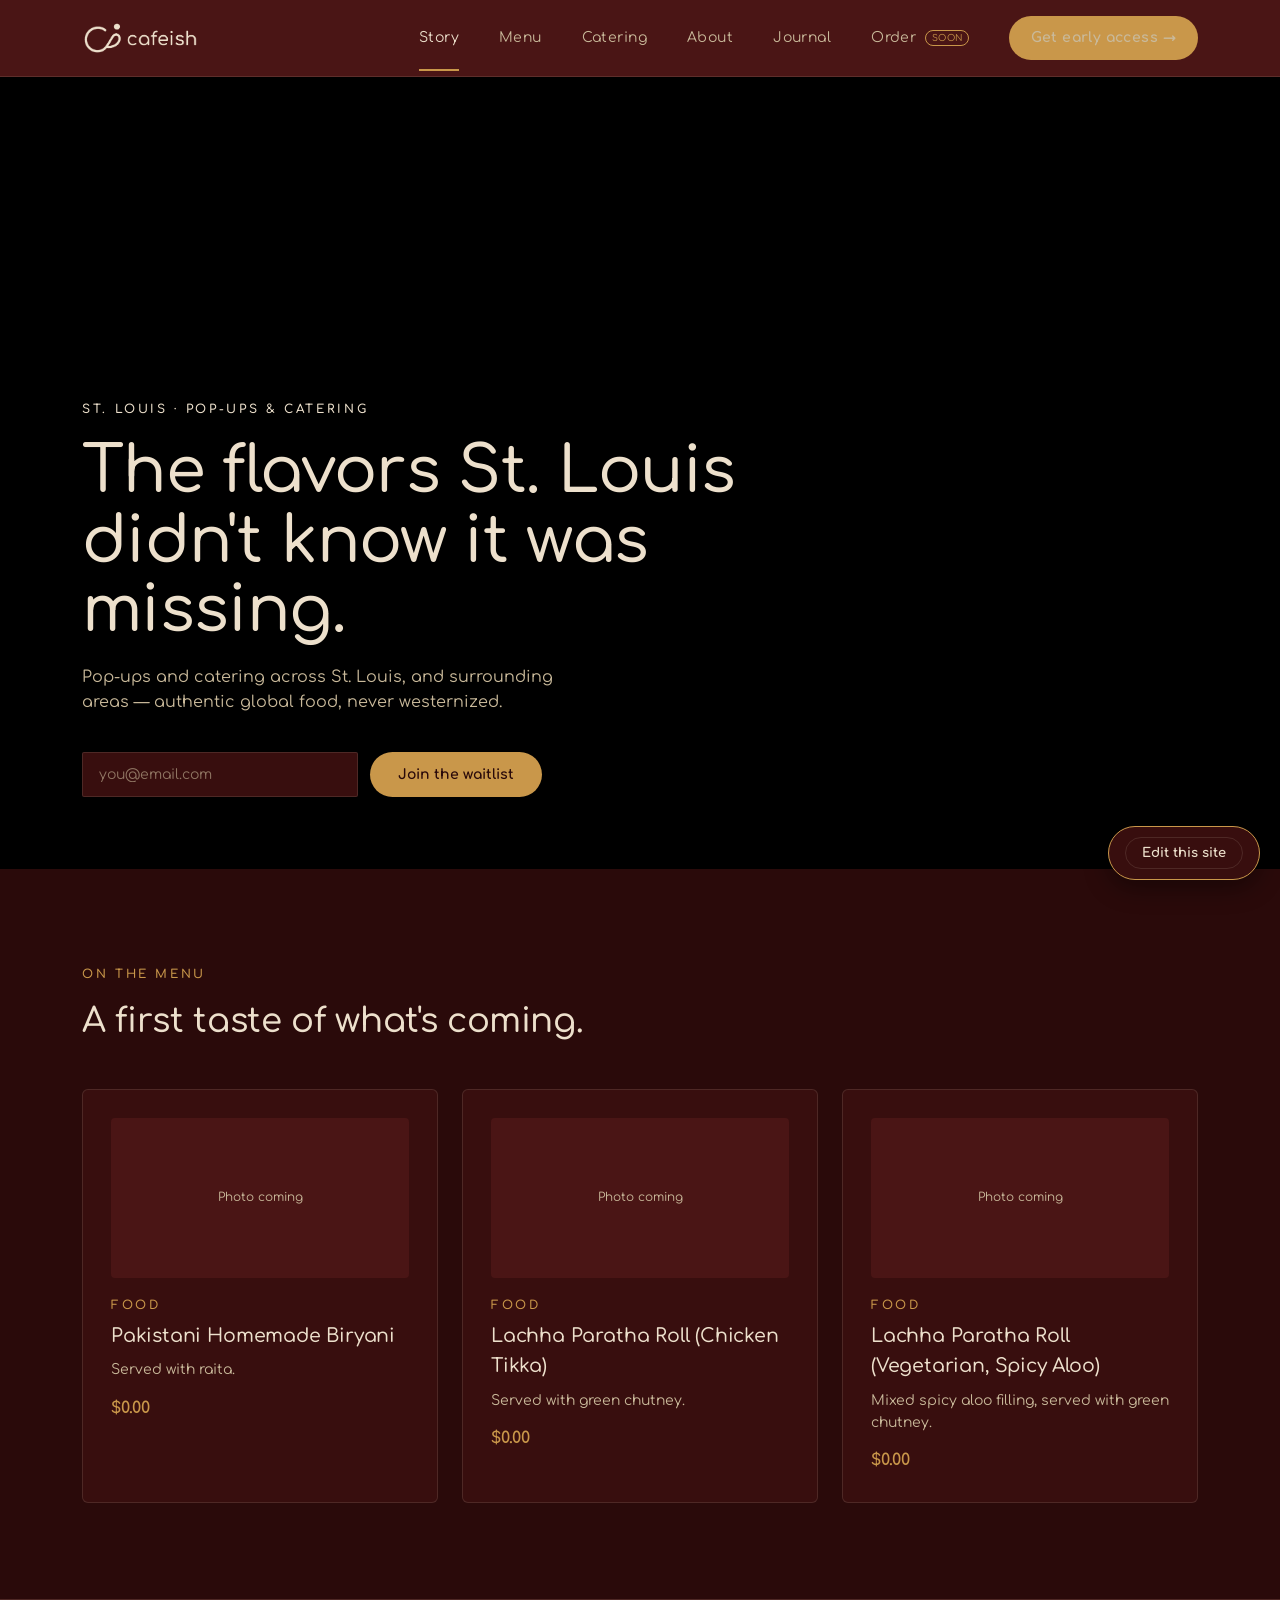
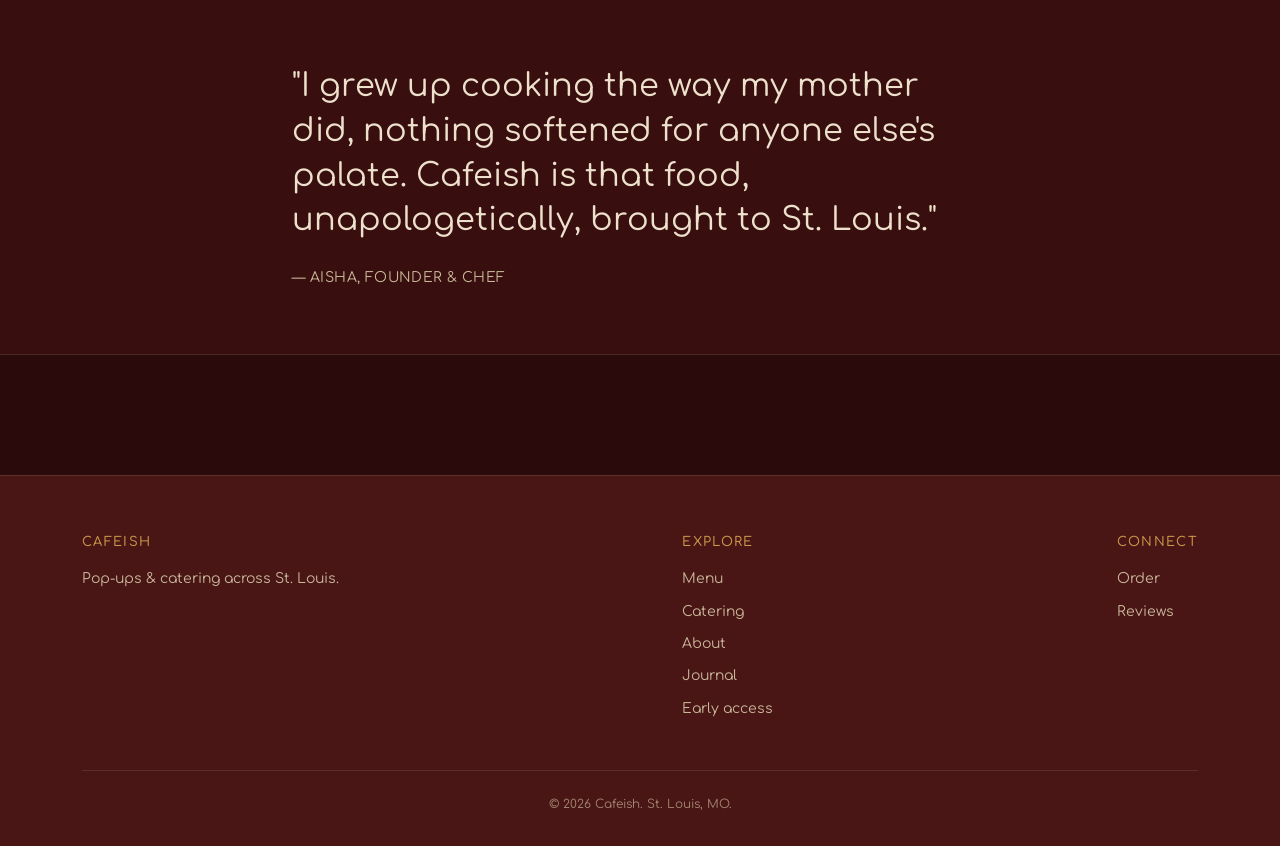
<file: index.html>
<!DOCTYPE html>
<html lang="en">
<head>
<meta charset="UTF-8">
<meta name="viewport" content="width=device-width, initial-scale=1.0">
<title>Cafeish - South Asian flavors, St. Louis</title>
<meta name="description" content="Pop-ups and catering across St. Louis. Authentic south asian food, never westernized.">
<link rel="stylesheet" href="css/style.css">
<link rel="icon" href="images/logo.png">
</head>
<body>

<nav class="site-nav">
  <div class="wrap">
    <a href="index.html" class="logo-mark">
      <img class="logo-img" src="" alt="Cafeish" style="display:none; height:34px;">
      <span class="logo-fallback">cafeish<span class="dot">.</span></span>
    </a>
    <ul class="nav-links">
      <li><a href="index.html" data-page="index.html">Story</a></li>
      <li><a href="menu.html" data-page="menu.html">Menu</a></li>
      <li><a href="catering.html" data-page="catering.html">Catering</a></li>
      <li><a href="about.html" data-page="about.html">About</a></li>
      <li><a href="journal.html" data-page="journal.html">Journal</a></li>
      <li><a href="order.html" data-page="order.html">Order <span style="font-size:9px; color:var(--gold); border:1px solid var(--gold); border-radius:999px; padding:2px 6px; margin-left:4px; vertical-align:middle; letter-spacing:0.05em; text-transform:uppercase;">soon</span></a></li>
      <li><a href="waitlist.html" class="pill-btn">Get early access →</a></li>
    </ul>
    <button class="nav-toggle" aria-label="Toggle menu">☰</button>
  </div>
</nav>

<!-- HERO -->
<header class="hero" style="position:relative; min-height:88vh; display:flex; align-items:flex-end; overflow:hidden; background:#000;">
  <div id="filmstrip" style="position:absolute; inset:0; background:#000;"></div>
  <div style="position:absolute; inset:0; background:linear-gradient(0deg, rgba(0,0,0,0.75) 0%, rgba(0,0,0,0.2) 55%, rgba(0,0,0,0.55) 100%);"></div>
  <div class="wrap" style="position:relative; padding-bottom:72px; width:100%;">
    <p class="eyebrow" style="color:#EDE0CC; margin-bottom:18px;" data-edit-key="home-hero-eyebrow">St. Louis · Pop-ups &amp; Catering</p>
    <h1 style="font-size:clamp(34px,5.5vw,64px); max-width:820px; line-height:1.08; color:#EDE0CC;" data-edit-key="home-hero-tagline">
      The flavors St. Louis didn't know it was missing.
    </h1>
    <p class="muted" style="max-width:520px; margin-top:20px; font-size:16px; color:#C9B99A;" data-edit-key="home-hero-subtext">
      Pop-ups and catering across St. Louis, and surrounding areas — authentic global food, never westernized.
    </p>

    <form id="hero-waitlist-form" style="display:flex; gap:12px; margin-top:36px; max-width:460px; flex-wrap:wrap;">
      <input type="email" required placeholder="you@email.com" aria-label="Email address" style="flex:1; min-width:220px;">
      <button type="submit" class="btn btn-primary">Join the waitlist</button>
    </form>
  </div>
</header>

<!-- MENU PREVIEW -->
<section id="story">
  <div class="wrap">
    <p class="eyebrow">On the menu</p>
    <h2 style="font-size:34px; margin-top:10px; margin-bottom:40px; max-width:560px;">A first taste of what's coming.</h2>
    <div class="grid-3" id="home-menu-preview"></div>
  </div>
</section>

<!-- FOUNDER QUOTE -->
<section class="section-tight" style="background:var(--surface); border-top:1px solid var(--border); border-bottom:1px solid var(--border);">
  <div class="wrap" style="max-width:760px;">
    <p style="font-size:clamp(22px,3vw,32px); line-height:1.4; font-weight:400;" data-edit-key="home-founder-quote">
      "I grew up cooking the way my mother did, nothing softened for anyone else's palate. Cafeish is that food, unapologetically, brought to St. Louis."
    </p>
    <p class="muted" style="margin-top:24px; font-size:14px; letter-spacing:0.03em;" data-edit-key="home-founder-attribution">— AISHA, FOUNDER &amp; CHEF</p>
  </div>
</section>

<footer class="site-footer">
  <div class="wrap">
    <div class="footer-grid">
      <div class="footer-col">
        <h4>Cafeish</h4>
        <p data-edit-key="footer-tagline">Pop-ups &amp; catering across St. Louis.</p>
      </div>
      <div class="footer-col">
        <h4>Explore</h4>
        <a href="menu.html">Menu</a>
        <a href="catering.html">Catering</a>
        <a href="about.html">About</a>
        <a href="journal.html">Journal</a>
        <a href="waitlist.html">Early access</a>
      </div>
      <div class="footer-col">
        <h4>Connect</h4>
        <a href="order.html">Order</a>
        <a href="reviews.html">Reviews</a>
      </div>
    </div>
    <hr class="rule">
    <p class="footer-bottom" style="margin-top:24px;" data-edit-key="footer-copyright">© 2026 Cafeish. St. Louis, MO.</p>
  </div>
</footer>

<script src="js/site-config.js"></script>
<script src="js/data.js"></script>
<script src="js/main.js"></script>
<script src="js/inline-edit.js"></script>
<script>
  // Filmstrip: cycles through images fast then lands on final photo.
  // Swap the `frames` array with real photo paths once Aisha shares them.
  (function () {
    const el = document.getElementById('filmstrip');
    const frames = []; // e.g. ['images/frame1.jpg', 'images/frame2.jpg', ...]
    const finalStyle = 'background:#000 center/cover no-repeat;';
    if (!frames.length) { el.style.cssText += finalStyle; return; }
    let i = 0;
    const iv = setInterval(() => {
      el.style.backgroundImage = `url(${frames[i]})`;
      el.style.backgroundSize = 'cover';
      el.style.backgroundPosition = 'center';
      i++;
      if (i >= frames.length) { clearInterval(iv); }
    }, 90);
  })();

  // Menu preview: show first 3 items
  (async function () {
    const wrap = document.getElementById('home-menu-preview');
    const items = (getAllMenuItems()).slice(0, 3);
    wrap.innerHTML = items.map(it => `
      <div class="card">
        <div style="height:160px; border-radius:4px; background:var(--nav); margin-bottom:18px; display:flex; align-items:center; justify-content:center; color:var(--muted); font-size:12px;">
          ${it.img ? `<img src="${it.img}" alt="${it.name}" style="width:100%;height:100%;object-fit:cover;border-radius:4px;">` : 'Photo coming'}
        </div>
        <p class="eyebrow" style="margin-bottom:6px;">${it.category}</p>
        <h3 style="font-size:19px; margin-bottom:8px;">${it.name}</h3>
        <p class="muted" style="font-size:14px;">${it.desc}</p>
        <p style="margin-top:14px; color:var(--gold); font-weight:700;">$${Number(it.price).toFixed(2)}</p>
      </div>
    `).join('');
  })();

  document.getElementById('hero-waitlist-form').addEventListener('submit', async function (e) {
    e.preventDefault();
    const email = this.querySelector('input').value;
    addWaitlistSignup({ email, firstName: '', source: 'home-hero' });
    submitToInbox('New Cafeish waitlist signup', { email: email, Source: 'Home page hero' });
    showToast("You're on the list — see you soon.");
    this.reset();
  });
</script>
</body>
</html>
</file>
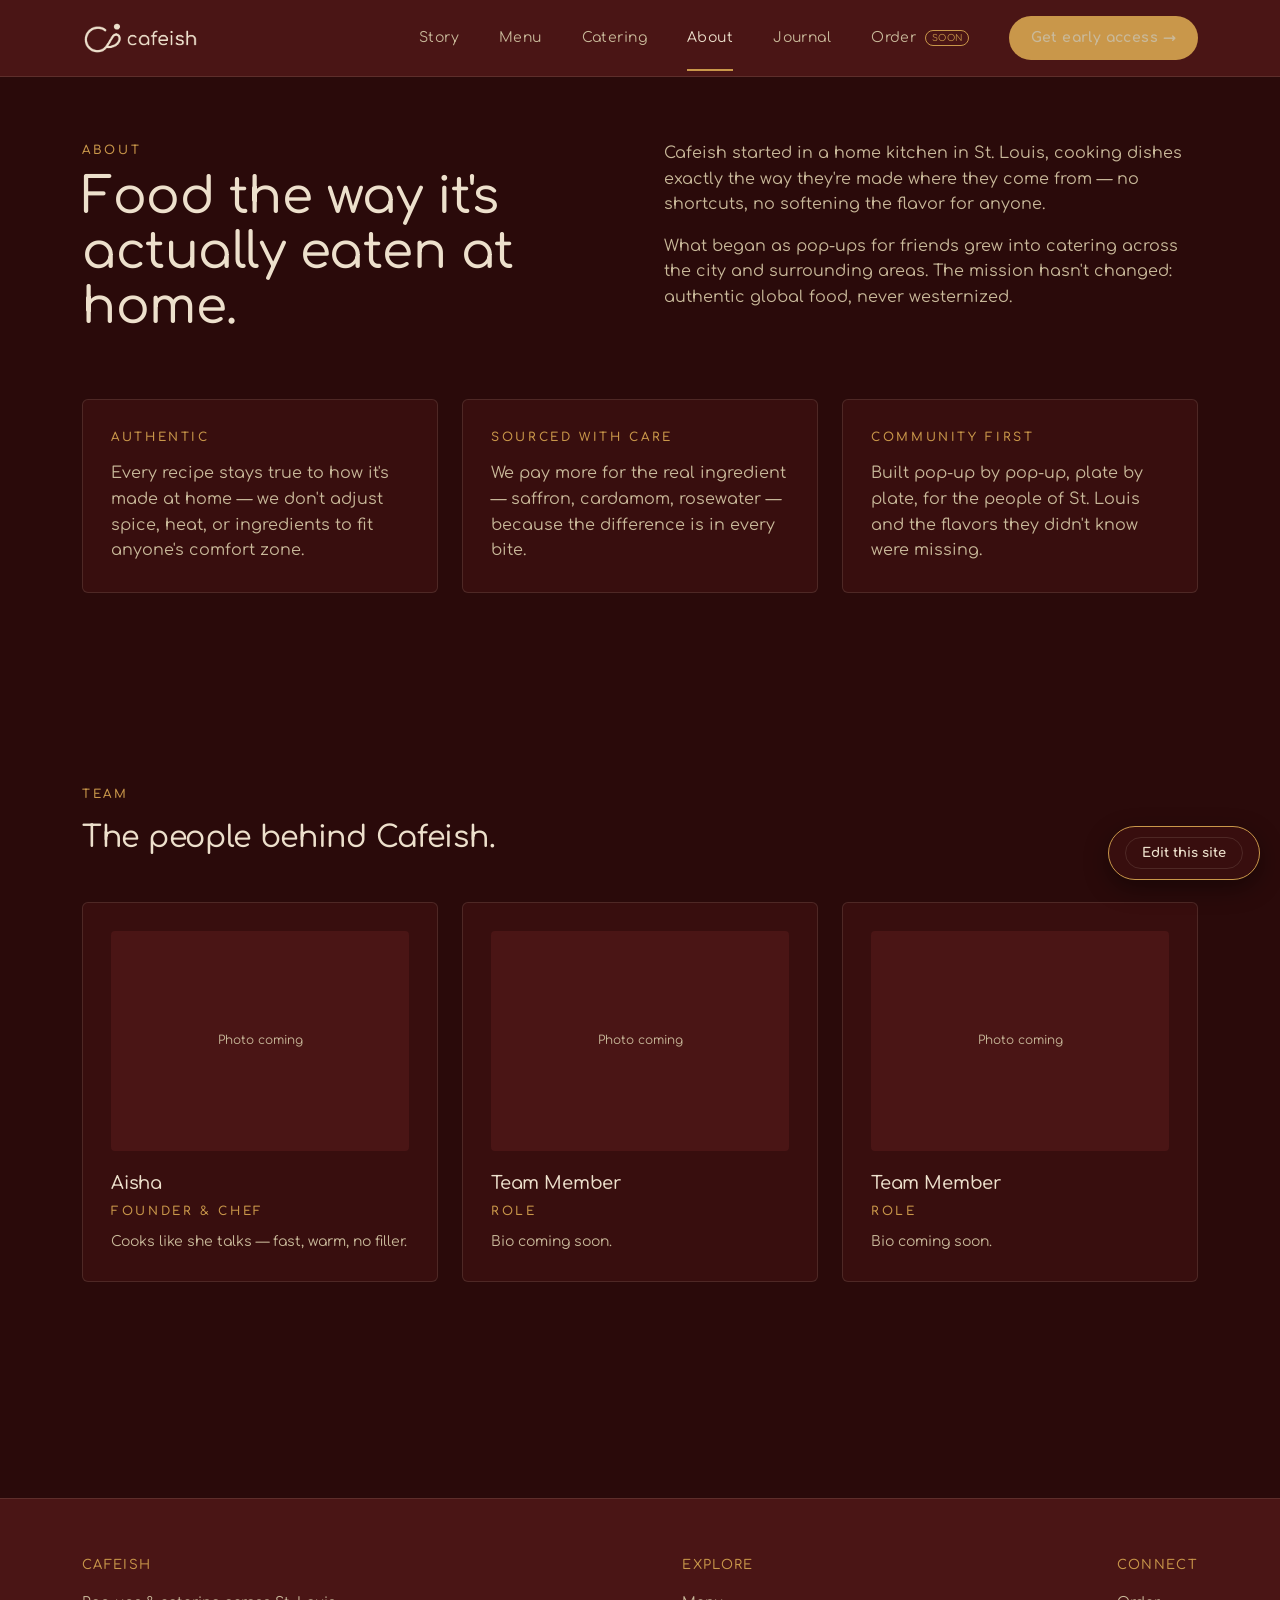
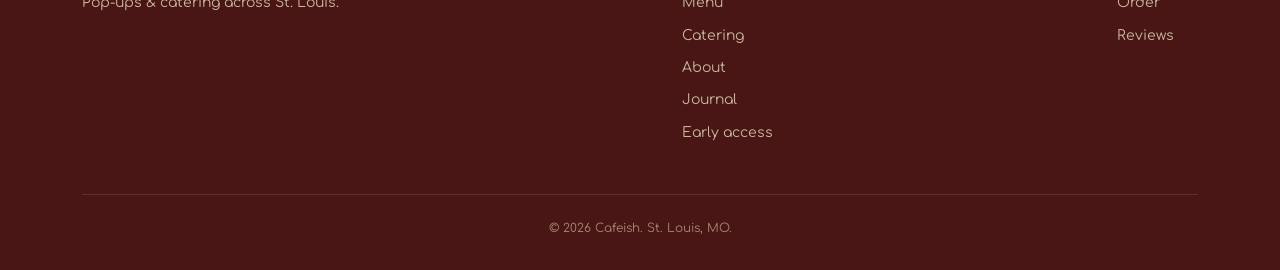
<file: about.html>
<!DOCTYPE html>
<html lang="en">
<head>
<meta charset="UTF-8">
<meta name="viewport" content="width=device-width, initial-scale=1.0">
<title>About — Cafeish</title>
<link rel="stylesheet" href="css/style.css">
<link rel="icon" href="images/logo.png">
</head>
<body>

<nav class="site-nav">
  <div class="wrap">
    <a href="index.html" class="logo-mark"><img class="logo-img" src="" alt="Cafeish" style="display:none; height:34px;">
      <span class="logo-fallback">cafeish<span class="dot">.</span></span></a>
    <ul class="nav-links">
      <li><a href="index.html" data-page="index.html">Story</a></li>
      <li><a href="menu.html" data-page="menu.html">Menu</a></li>
      <li><a href="catering.html" data-page="catering.html">Catering</a></li>
      <li><a href="about.html" data-page="about.html">About</a></li>
      <li><a href="journal.html" data-page="journal.html">Journal</a></li>
      <li><a href="order.html" data-page="order.html">Order <span style="font-size:9px; color:var(--gold); border:1px solid var(--gold); border-radius:999px; padding:2px 6px; margin-left:4px; vertical-align:middle; letter-spacing:0.05em; text-transform:uppercase;">soon</span></a></li>
      <li><a href="waitlist.html" class="pill-btn">Get early access →</a></li>
    </ul>
    <button class="nav-toggle" aria-label="Toggle menu">☰</button>
  </div>
</nav>

<header class="section-tight">
  <div class="wrap grid-2" style="align-items:start;">
    <div>
      <p class="eyebrow">About</p>
      <h1 style="font-size:clamp(30px,4.5vw,50px); margin-top:10px; line-height:1.1;" data-edit-key="about-headline">Food the way it's actually eaten at home.</h1>
    </div>
    <div>
      <p class="muted" style="font-size:16px; margin-bottom:16px;" data-edit-key="about-copy-1">Cafeish started in a home kitchen in St. Louis, cooking dishes exactly the way they're made where they come from — no shortcuts, no softening the flavor for anyone.</p>
      <p class="muted" style="font-size:16px;" data-edit-key="about-copy-2">What began as pop-ups for friends grew into catering across the city and surrounding areas. The mission hasn't changed: authentic global food, never westernized.</p>
    </div>
  </div>
</header>

<section style="padding-top:0;">
  <div class="wrap">
    <div class="grid-3">
      <div class="card">
        <p class="eyebrow" style="margin-bottom:14px;" data-edit-key="about-value1-title">Authentic</p>
        <p class="muted" data-edit-key="about-value1-desc">Every recipe stays true to how it's made at home — we don't adjust spice, heat, or ingredients to fit anyone's comfort zone.</p>
      </div>
      <div class="card">
        <p class="eyebrow" style="margin-bottom:14px;" data-edit-key="about-value2-title">Sourced with care</p>
        <p class="muted" data-edit-key="about-value2-desc">We pay more for the real ingredient — saffron, cardamom, rosewater — because the difference is in every bite.</p>
      </div>
      <div class="card">
        <p class="eyebrow" style="margin-bottom:14px;" data-edit-key="about-value3-title">Community first</p>
        <p class="muted" data-edit-key="about-value3-desc">Built pop-up by pop-up, plate by plate, for the people of St. Louis and the flavors they didn't know were missing.</p>
      </div>
    </div>
  </div>
</section>

<section>
  <div class="wrap">
    <p class="eyebrow">Team</p>
    <h2 style="font-size:30px; margin-top:10px; margin-bottom:40px;">The people behind Cafeish.</h2>
    <div class="grid-3" id="team-grid"></div>
  </div>
</section>

<footer class="site-footer">
  <div class="wrap">
    <div class="footer-grid">
      <div class="footer-col"><h4>Cafeish</h4><p data-edit-key="footer-tagline">Pop-ups &amp; catering across St. Louis.</p></div>
      <div class="footer-col"><h4>Explore</h4>
        <a href="menu.html">Menu</a><a href="catering.html">Catering</a><a href="about.html">About</a><a href="journal.html">Journal</a><a href="waitlist.html">Early access</a>
      </div>
      <div class="footer-col"><h4>Connect</h4>
        <a href="order.html">Order</a><a href="reviews.html">Reviews</a>
      </div>
    </div>
    <hr class="rule">
    <p class="footer-bottom" style="margin-top:24px;" data-edit-key="footer-copyright">© 2026 Cafeish. St. Louis, MO.</p>
  </div>
</footer>

<script src="js/site-config.js"></script>
<script src="js/data.js"></script>
<script src="js/main.js"></script>
<script src="js/inline-edit.js"></script>
<script>
  let teamEditModeOn = isEditModeOn();

  function renderTeam() {
    const members = getTeamMembers();
    const grid = document.getElementById('team-grid');

    if (teamEditModeOn) {
      grid.innerHTML = members.map(m => `
        <div class="card edit-item-card" data-member-id="${m.id}">
          <button class="edit-remove-btn" data-remove="${m.id}" title="Remove team member">✕</button>
          <div class="team-member-img" style="height:220px; border-radius:4px; background:var(--nav); margin-bottom:18px; display:flex; align-items:center; justify-content:center; color:var(--muted); font-size:12px; overflow:hidden;">
            ${m.img ? `<img src="${m.img}" alt="${m.name}" style="width:100%;height:100%;object-fit:cover;">` : '<span>Click to add photo</span>'}
          </div>
          <h3 class="edit-field" data-field="name" contenteditable="true" style="font-size:18px; margin-bottom:4px;">${m.name}</h3>
          <p class="edit-field eyebrow" data-field="role" contenteditable="true" style="margin-bottom:10px;">${m.role}</p>
          <p class="edit-field muted" data-field="bio" contenteditable="true" style="font-size:14px;">${m.bio}</p>
        </div>
      `).join('') + `<div class="add-item-card" id="add-team-member-card">+ Add team member</div>`;

      grid.querySelectorAll('.edit-item-card').forEach(card => {
        const id = card.dataset.memberId;
        card.querySelectorAll('[contenteditable]').forEach(field => {
          field.addEventListener('blur', () => {
            updateTeamMember(id, { [field.dataset.field]: field.textContent.trim() });
          });
        });
        const imgEl = card.querySelector('.team-member-img img');
        if (imgEl) {
          makeImageEditable(imgEl, (url) => updateTeamMember(id, { img: url }));
        } else {
          card.querySelector('.team-member-img').addEventListener('click', () => {
            const input = document.createElement('input');
            input.type = 'file'; input.accept = 'image/*';
            input.addEventListener('change', async () => {
              const file = input.files[0];
              if (!file) return;
              showToast('Uploading...');
              const url = await uploadImage(file);
              updateTeamMember(id, { img: url });
              renderTeam();
            });
            input.click();
          });
        }
        card.querySelector('[data-remove]').addEventListener('click', () => {
          if (confirm('Remove this team member?')) { deleteTeamMember(id); renderTeam(); }
        });
      });

      document.getElementById('add-team-member-card').addEventListener('click', showAddMemberForm);
    } else {
      grid.innerHTML = members.map(m => `
        <div class="card">
          <div style="height:220px; border-radius:4px; background:var(--nav); margin-bottom:18px; display:flex; align-items:center; justify-content:center; color:var(--muted); font-size:12px; overflow:hidden;">
            ${m.img ? `<img src="${m.img}" alt="${m.name}" style="width:100%;height:100%;object-fit:cover;">` : 'Photo coming'}
          </div>
          <h3 style="font-size:18px; margin-bottom:4px;">${m.name}</h3>
          <p class="eyebrow" style="margin-bottom:10px;">${m.role}</p>
          <p class="muted" style="font-size:14px;">${m.bio}</p>
        </div>
      `).join('');
    }
  }

  function showAddMemberForm() {
    const formCard = document.createElement('div');
    formCard.className = 'card';
    formCard.innerHTML = `
      <form class="inline-add-form">
        <input type="text" placeholder="Name" data-f="name" required>
        <input type="text" placeholder="Role" data-f="role" required>
        <textarea placeholder="One-line bio" data-f="bio" rows="2" required></textarea>
        <button type="submit" class="btn btn-primary" style="width:100%; justify-content:center;">Add</button>
      </form>
    `;
    document.getElementById('add-team-member-card').replaceWith(formCard);
    formCard.querySelector('form').addEventListener('submit', (e) => {
      e.preventDefault();
      const f = key => formCard.querySelector(`[data-f="${key}"]`).value;
      addTeamMember({ name: f('name'), role: f('role'), bio: f('bio'), img: '' });
      renderTeam();
    });
  }

  document.addEventListener('cafeish:editmodechange', (e) => { teamEditModeOn = e.detail.on; renderTeam(); });

  renderTeam();
</script>
</body>
</html>
</file>
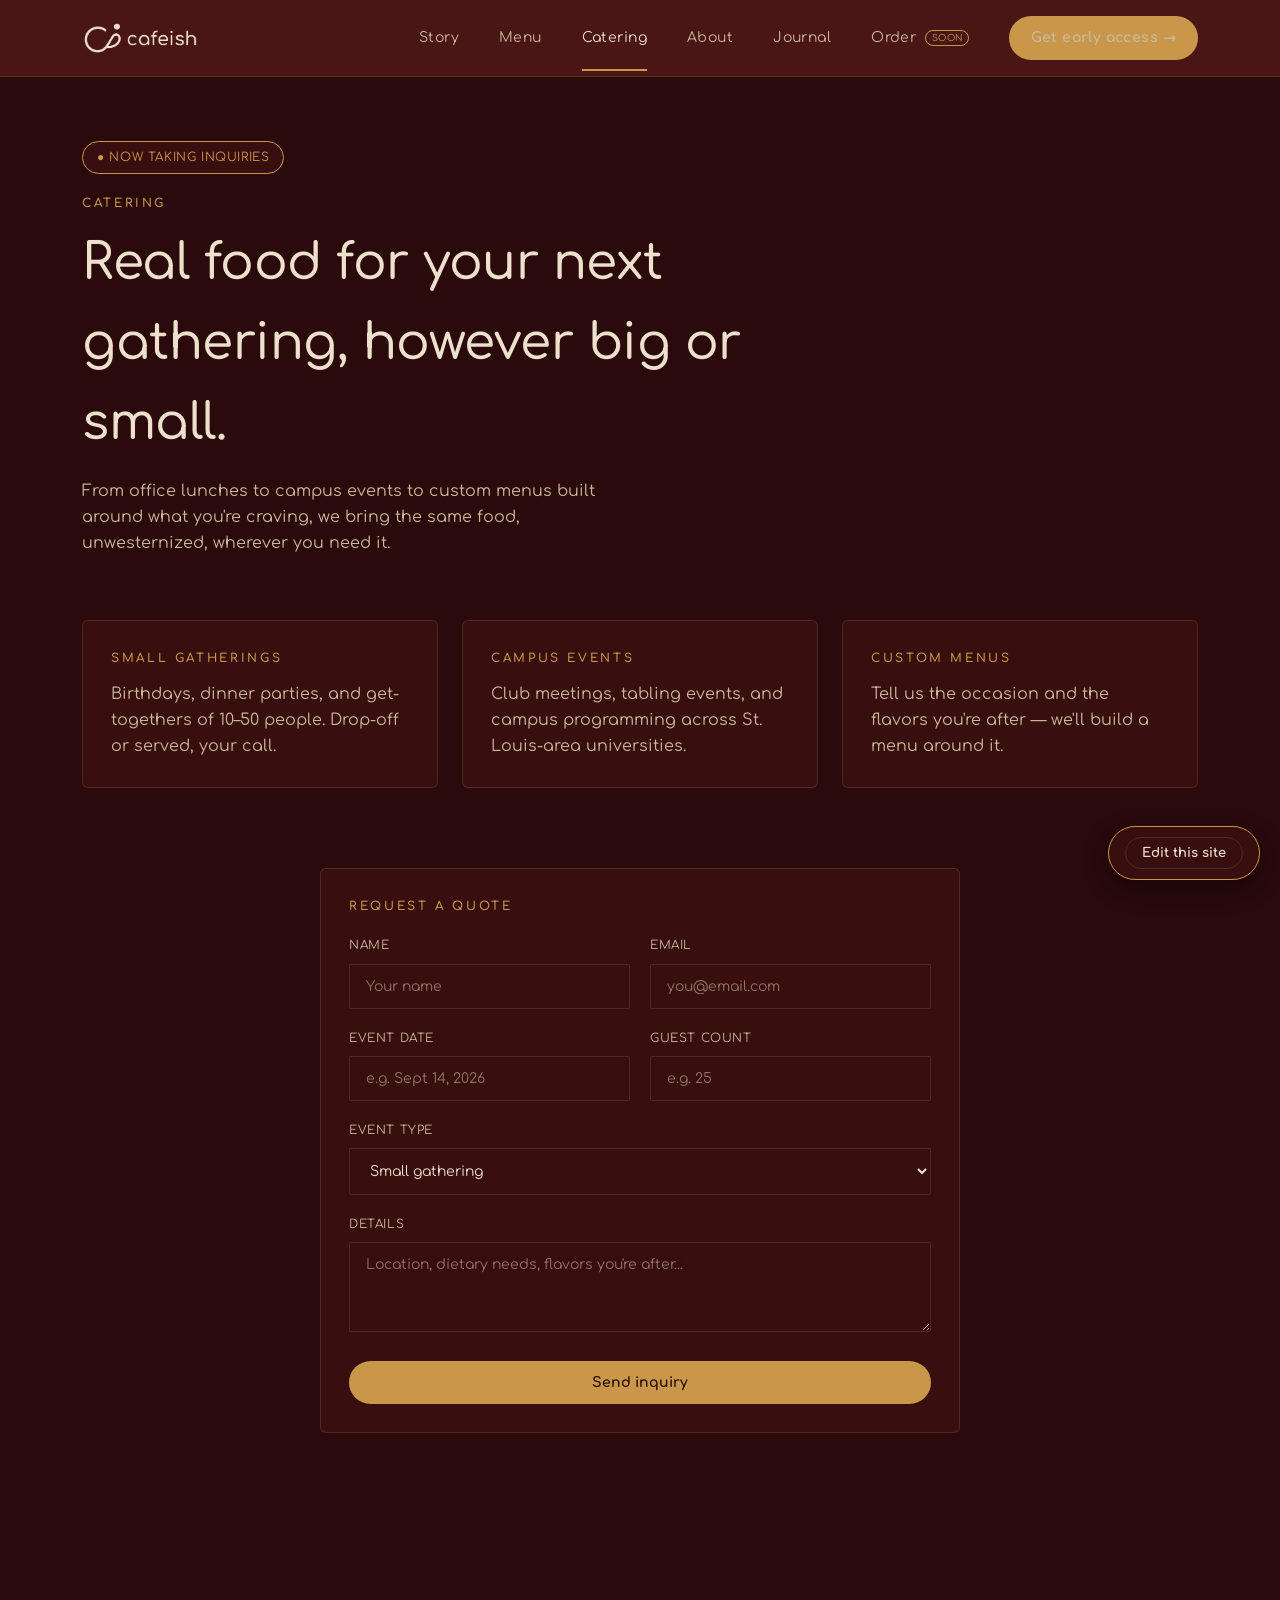
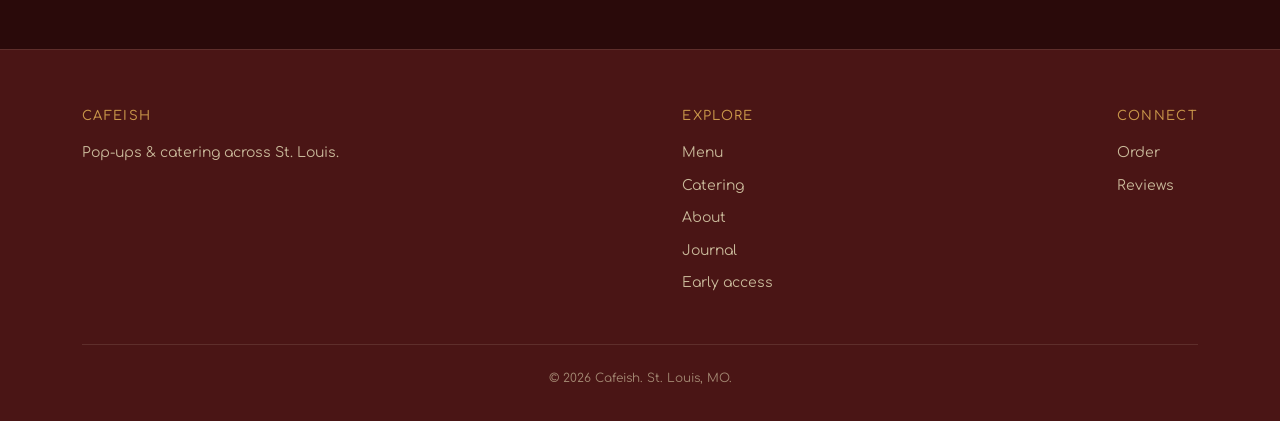
<file: catering.html>
<!DOCTYPE html>
<html lang="en">
<head>
<meta charset="UTF-8">
<meta name="viewport" content="width=device-width, initial-scale=1.0">
<title>Catering — Cafeish</title>
<meta name="description" content="Catering across St. Louis, small gatherings, campus events, and custom menus. Now taking inquiries.">
<link rel="stylesheet" href="css/style.css">
<link rel="icon" href="images/logo.png">
</head>
<body>

<nav class="site-nav">
  <div class="wrap">
    <a href="index.html" class="logo-mark">
      <img class="logo-img" src="" alt="Cafeish" style="display:none; height:34px;">
      <span class="logo-fallback">cafeish<span class="dot">.</span></span>
    </a>
    <ul class="nav-links">
      <li><a href="index.html" data-page="index.html">Story</a></li>
      <li><a href="menu.html" data-page="menu.html">Menu</a></li>
      <li><a href="catering.html" data-page="catering.html">Catering</a></li>
      <li><a href="about.html" data-page="about.html">About</a></li>
      <li><a href="journal.html" data-page="journal.html">Journal</a></li>
      <li><a href="order.html" data-page="order.html">Order <span style="font-size:9px; color:var(--gold); border:1px solid var(--gold); border-radius:999px; padding:2px 6px; margin-left:4px; vertical-align:middle; letter-spacing:0.05em; text-transform:uppercase;">soon</span></a></li>
      <li><a href="waitlist.html" class="pill-btn">Get early access →</a></li>
    </ul>
    <button class="nav-toggle" aria-label="Toggle menu">☰</button>
  </div>
</nav>

<header class="section-tight">
  <div class="wrap">
    <span style="display:inline-flex; align-items:center; gap:6px; background:var(--surface); border:1px solid var(--gold); color:var(--gold); font-size:12px; letter-spacing:0.05em; text-transform:uppercase; padding:6px 14px; border-radius:999px; margin-bottom:20px;">● Now taking inquiries</span>
    <p class="eyebrow">Catering</p>
    <h1 style="font-size:clamp(30px,4.5vw,50px); margin-top:10px; max-width:680px;" data-edit-key="catering-headline">Real food for your next gathering, however big or small.</h1>
    <p class="muted" style="max-width:560px; margin-top:16px; font-size:16px;" data-edit-key="catering-subtext">From office lunches to campus events to custom menus built around what you're craving, we bring the same food, unwesternized, wherever you need it.</p>
  </div>
</header>

<section style="padding-top:0;">
  <div class="wrap">
    <div class="grid-3" style="margin-bottom:80px;">
      <div class="card">
        <p class="eyebrow" style="margin-bottom:14px;" data-edit-key="catering-offer1-title">Small gatherings</p>
        <p class="muted" data-edit-key="catering-offer1-desc">Birthdays, dinner parties, and get-togethers of 10–50 people. Drop-off or served, your call.</p>
      </div>
      <div class="card">
        <p class="eyebrow" style="margin-bottom:14px;" data-edit-key="catering-offer2-title">Campus events</p>
        <p class="muted" data-edit-key="catering-offer2-desc">Club meetings, tabling events, and campus programming across St. Louis-area universities.</p>
      </div>
      <div class="card">
        <p class="eyebrow" style="margin-bottom:14px;" data-edit-key="catering-offer3-title">Custom menus</p>
        <p class="muted" data-edit-key="catering-offer3-desc">Tell us the occasion and the flavors you're after — we'll build a menu around it.</p>
      </div>
    </div>

    <div class="card" style="max-width:640px; margin:0 auto;">
      <p class="eyebrow" style="margin-bottom:20px;">Request a quote</p>
      <form id="catering-form">
        <div class="grid-2" style="gap:20px;">
          <div class="form-row">
            <label for="c-name">Name</label>
            <input type="text" id="c-name" required placeholder="Your name">
          </div>
          <div class="form-row">
            <label for="c-email">Email</label>
            <input type="email" id="c-email" required placeholder="you@email.com">
          </div>
        </div>
        <div class="grid-2" style="gap:20px;">
          <div class="form-row">
            <label for="c-date">Event date</label>
            <input type="text" id="c-date" required placeholder="e.g. Sept 14, 2026">
          </div>
          <div class="form-row">
            <label for="c-guests">Guest count</label>
            <input type="text" id="c-guests" required placeholder="e.g. 25">
          </div>
        </div>
        <div class="form-row">
          <label for="c-type">Event type</label>
          <select id="c-type">
            <option value="small-gathering">Small gathering</option>
            <option value="campus-event">Campus event</option>
            <option value="corporate">Corporate / office</option>
            <option value="custom-menu">Custom menu</option>
            <option value="other">Other</option>
          </select>
        </div>
        <div class="form-row">
          <label for="c-details">Details</label>
          <textarea id="c-details" rows="4" required placeholder="Location, dietary needs, flavors you're after..."></textarea>
        </div>
        <button type="submit" class="btn btn-primary" style="width:100%; justify-content:center;">Send inquiry</button>
      </form>
    </div>
  </div>
</section>

<footer class="site-footer">
  <div class="wrap">
    <div class="footer-grid">
      <div class="footer-col"><h4>Cafeish</h4><p data-edit-key="footer-tagline">Pop-ups &amp; catering across St. Louis.</p></div>
      <div class="footer-col"><h4>Explore</h4>
        <a href="menu.html">Menu</a><a href="catering.html">Catering</a><a href="about.html">About</a><a href="journal.html">Journal</a><a href="waitlist.html">Early access</a>
      </div>
      <div class="footer-col"><h4>Connect</h4>
        <a href="order.html">Order</a><a href="reviews.html">Reviews</a>
      </div>
    </div>
    <hr class="rule">
    <p class="footer-bottom" style="margin-top:24px;" data-edit-key="footer-copyright">© 2026 Cafeish. St. Louis, MO.</p>
  </div>
</footer>

<script src="js/data.js"></script>
<script src="js/main.js"></script>
<script src="js/inline-edit.js"></script>
<script>
  document.getElementById('catering-form').addEventListener('submit', async function (e) {
    e.preventDefault();
    const inquiry = {
      name: document.getElementById('c-name').value,
      email: document.getElementById('c-email').value,
      eventDate: document.getElementById('c-date').value,
      guestCount: document.getElementById('c-guests').value,
      eventType: document.getElementById('c-type').value,
      details: document.getElementById('c-details').value
    };
    addCateringInquiry(inquiry);
    const emailed = await submitToInbox('New Cafeish catering inquiry', {
      name: inquiry.name,
      email: inquiry.email,
      'Event date': inquiry.eventDate,
      'Guest count': inquiry.guestCount,
      'Event type': inquiry.eventType,
      Details: inquiry.details
    });
    showToast(emailed ? "Inquiry sent — we'll be in touch." : "Saved — set up email notifications in js/site-config.js to also get this by email.");
    this.reset();
  });
</script>
</body>
</html>
</file>
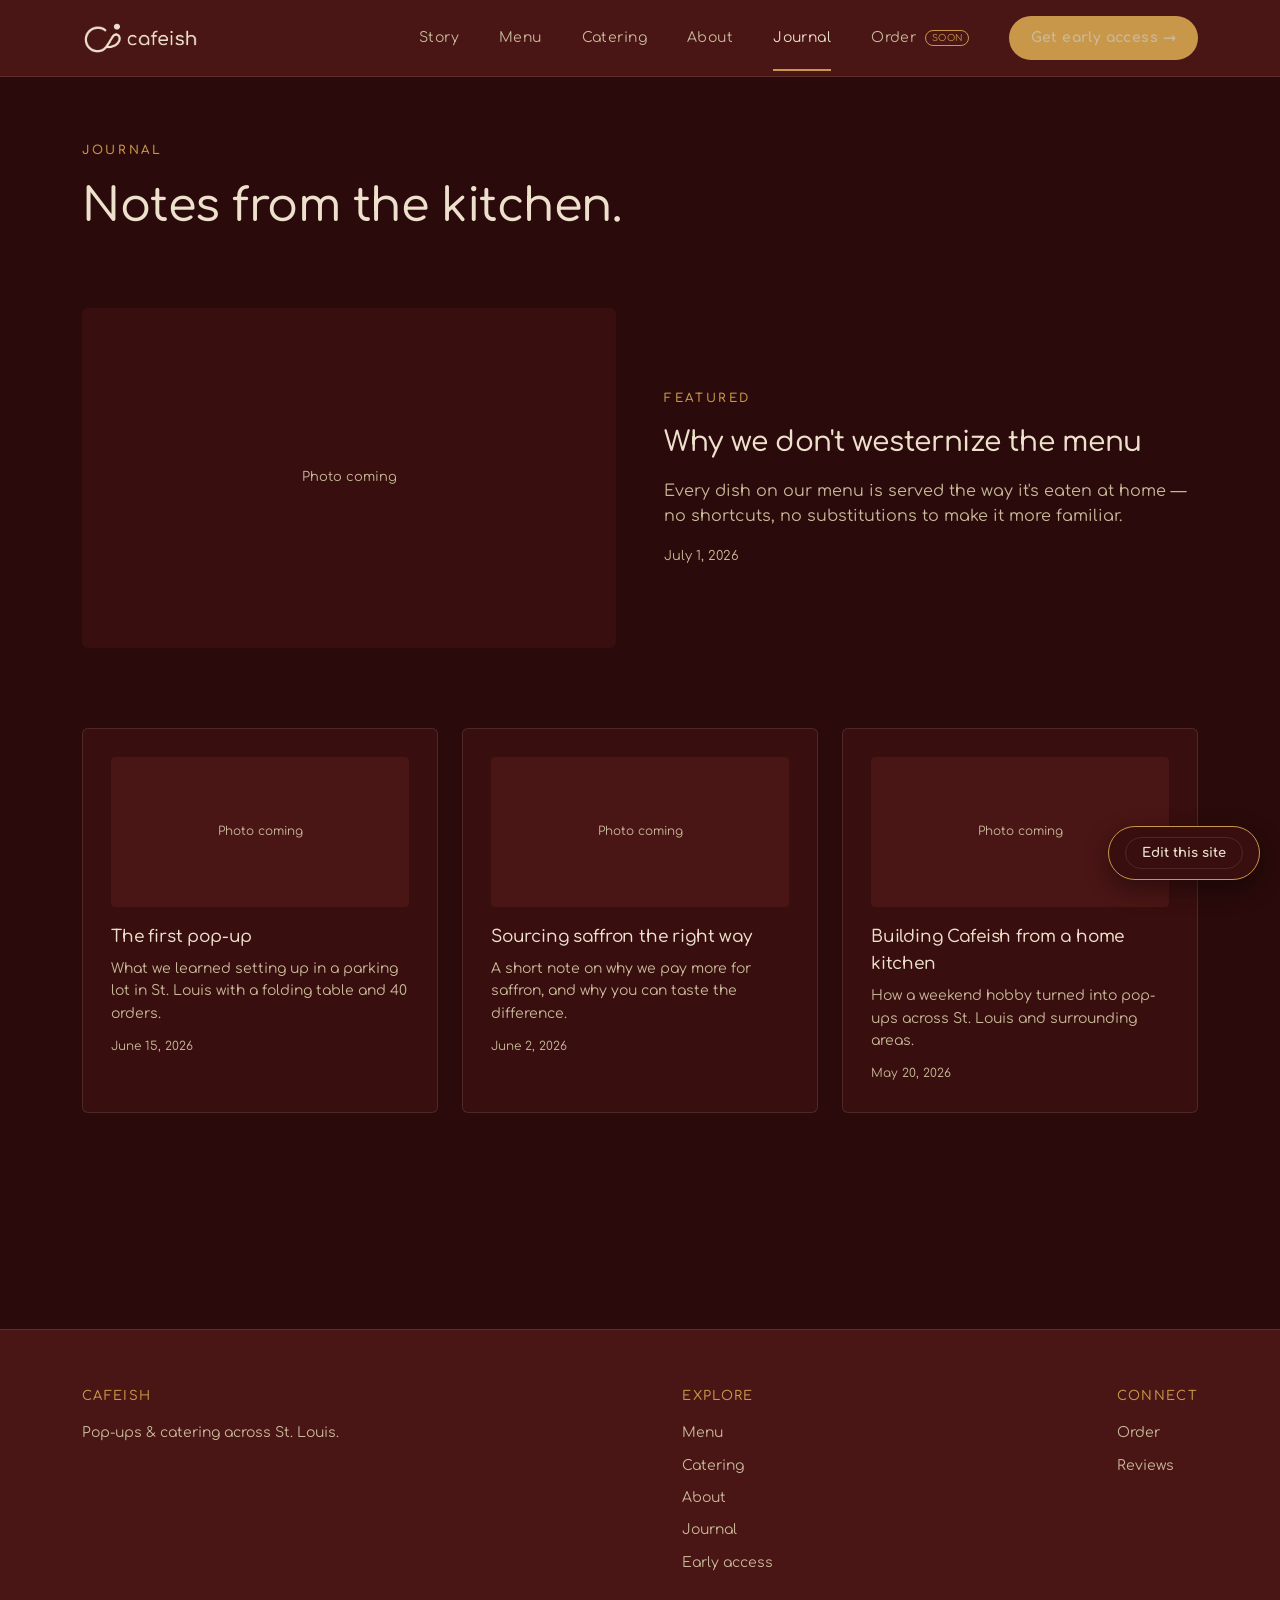
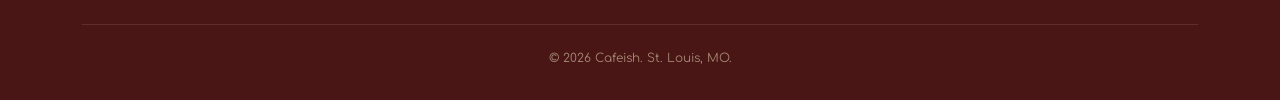
<file: journal.html>
<!DOCTYPE html>
<html lang="en">
<head>
<meta charset="UTF-8">
<meta name="viewport" content="width=device-width, initial-scale=1.0">
<title>Journal — Cafeish</title>
<link rel="stylesheet" href="css/style.css">
<link rel="icon" href="images/logo.png">
</head>
<body>

<nav class="site-nav">
  <div class="wrap">
    <a href="index.html" class="logo-mark"><img class="logo-img" src="" alt="Cafeish" style="display:none; height:34px;">
      <span class="logo-fallback">cafeish<span class="dot">.</span></span></a>
    <ul class="nav-links">
      <li><a href="index.html" data-page="index.html">Story</a></li>
      <li><a href="menu.html" data-page="menu.html">Menu</a></li>
      <li><a href="catering.html" data-page="catering.html">Catering</a></li>
      <li><a href="about.html" data-page="about.html">About</a></li>
      <li><a href="journal.html" data-page="journal.html">Journal</a></li>
      <li><a href="order.html" data-page="order.html">Order <span style="font-size:9px; color:var(--gold); border:1px solid var(--gold); border-radius:999px; padding:2px 6px; margin-left:4px; vertical-align:middle; letter-spacing:0.05em; text-transform:uppercase;">soon</span></a></li>
      <li><a href="waitlist.html" class="pill-btn">Get early access →</a></li>
    </ul>
    <button class="nav-toggle" aria-label="Toggle menu">☰</button>
  </div>
</nav>

<header class="section-tight">
  <div class="wrap">
    <p class="eyebrow">Journal</p>
    <h1 style="font-size:clamp(30px,4vw,46px); margin-top:10px;" data-edit-key="journal-headline">Notes from the kitchen.</h1>
  </div>
</header>

<section style="padding-top:0;">
  <div class="wrap">
    <div id="featured-post" class="grid-2" style="margin-bottom:80px; align-items:center;"></div>
    <div class="grid-3" id="journal-grid"></div>
  </div>
</section>

<footer class="site-footer">
  <div class="wrap">
    <div class="footer-grid">
      <div class="footer-col"><h4>Cafeish</h4><p data-edit-key="footer-tagline">Pop-ups &amp; catering across St. Louis.</p></div>
      <div class="footer-col"><h4>Explore</h4>
        <a href="menu.html">Menu</a><a href="catering.html">Catering</a><a href="about.html">About</a><a href="journal.html">Journal</a><a href="waitlist.html">Early access</a>
      </div>
      <div class="footer-col"><h4>Connect</h4>
        <a href="order.html">Order</a><a href="reviews.html">Reviews</a>
      </div>
    </div>
    <hr class="rule">
    <p class="footer-bottom" style="margin-top:24px;" data-edit-key="footer-copyright">© 2026 Cafeish. St. Louis, MO.</p>
  </div>
</footer>

<script src="js/site-config.js"></script>
<script src="js/data.js"></script>
<script src="js/main.js"></script>
<script src="js/inline-edit.js"></script>
<script>
  let journalEditModeOn = isEditModeOn();

  function renderJournal() {
    const posts = getJournalPosts();
    if (!posts.length) {
      document.getElementById('featured-post').innerHTML = '';
      document.getElementById('journal-grid').innerHTML = journalEditModeOn
        ? `<div class="add-item-card" id="add-post-card">+ Add journal post</div>`
        : `<p class="muted">No posts yet.</p>`;
      if (journalEditModeOn) document.getElementById('add-post-card').addEventListener('click', showAddPostForm);
      return;
    }

    const featured = posts.find(p => p.featured) || posts[0];
    const rest = posts.filter(p => p.id !== featured.id);
    const fmt = d => { try { return new Date(d).toLocaleDateString('en-US', { month: 'long', day: 'numeric', year: 'numeric' }); } catch (e) { return d; } };

    if (journalEditModeOn) {
      document.getElementById('featured-post').innerHTML = `
        <div class="featured-post-img" style="height:340px; border-radius:6px; background:var(--surface); display:flex; align-items:center; justify-content:center; color:var(--muted); font-size:13px; overflow:hidden;">
          ${featured.img ? `<img src="${featured.img}" alt="${featured.title}" style="width:100%;height:100%;object-fit:cover;">` : '<span>Click to add photo</span>'}
        </div>
        <div class="edit-item-card" data-post-id="${featured.id}" style="position:relative;">
          <button class="edit-remove-btn" data-remove="${featured.id}" title="Remove post">✕</button>
          <p class="eyebrow" style="margin-bottom:12px;">Featured</p>
          <h2 class="edit-field" data-field="title" contenteditable="true" style="font-size:28px; margin-bottom:14px;">${featured.title}</h2>
          <p class="edit-field muted" data-field="excerpt" contenteditable="true" style="margin-bottom:16px;">${featured.excerpt}</p>
          <p class="muted" style="font-size:13px;">${fmt(featured.date)}</p>
        </div>
      `;
      wireJournalCard(document.querySelector('#featured-post .edit-item-card'), featured, document.querySelector('.featured-post-img'));

      document.getElementById('journal-grid').innerHTML = rest.map(p => `
        <div class="card edit-item-card" data-post-id="${p.id}">
          <button class="edit-remove-btn" data-remove="${p.id}" title="Remove post">✕</button>
          <div class="journal-post-img" style="height:150px; border-radius:4px; background:var(--nav); margin-bottom:16px; display:flex; align-items:center; justify-content:center; color:var(--muted); font-size:12px; overflow:hidden;">
            ${p.img ? `<img src="${p.img}" alt="${p.title}" style="width:100%;height:100%;object-fit:cover;">` : '<span>Click to add photo</span>'}
          </div>
          <h3 class="edit-field" data-field="title" contenteditable="true" style="font-size:17px; margin-bottom:8px;">${p.title}</h3>
          <p class="edit-field muted" data-field="excerpt" contenteditable="true" style="font-size:14px; margin-bottom:12px;">${p.excerpt}</p>
          <p class="muted" style="font-size:12px;">${fmt(p.date)}</p>
        </div>
      `).join('') + `<div class="add-item-card" id="add-post-card">+ Add journal post</div>`;

      document.querySelectorAll('#journal-grid .edit-item-card').forEach(card => {
        const post = posts.find(x => x.id === card.dataset.postId);
        wireJournalCard(card, post, card.querySelector('.journal-post-img'));
      });

      document.getElementById('add-post-card').addEventListener('click', showAddPostForm);
    } else {
      document.getElementById('featured-post').innerHTML = `
        <div style="height:340px; border-radius:6px; background:var(--surface); display:flex; align-items:center; justify-content:center; color:var(--muted); font-size:13px; overflow:hidden;">
          ${featured.img ? `<img src="${featured.img}" alt="${featured.title}" style="width:100%;height:100%;object-fit:cover;">` : 'Photo coming'}
        </div>
        <div>
          <p class="eyebrow" style="margin-bottom:12px;">Featured</p>
          <h2 style="font-size:28px; margin-bottom:14px;">${featured.title}</h2>
          <p class="muted" style="margin-bottom:16px;">${featured.excerpt}</p>
          <p class="muted" style="font-size:13px;">${fmt(featured.date)}</p>
        </div>
      `;
      document.getElementById('journal-grid').innerHTML = rest.map(p => `
        <div class="card">
          <div style="height:150px; border-radius:4px; background:var(--nav); margin-bottom:16px; display:flex; align-items:center; justify-content:center; color:var(--muted); font-size:12px; overflow:hidden;">
            ${p.img ? `<img src="${p.img}" alt="${p.title}" style="width:100%;height:100%;object-fit:cover;">` : 'Photo coming'}
          </div>
          <h3 style="font-size:17px; margin-bottom:8px;">${p.title}</h3>
          <p class="muted" style="font-size:14px; margin-bottom:12px;">${p.excerpt}</p>
          <p class="muted" style="font-size:12px;">${fmt(p.date)}</p>
        </div>
      `).join('');
    }
  }

  function wireJournalCard(card, post, imgWrap) {
    card.querySelectorAll('[contenteditable]').forEach(field => {
      field.addEventListener('blur', () => {
        updateJournalPost(post.id, { [field.dataset.field]: field.textContent.trim() });
      });
    });
    const imgEl = imgWrap ? imgWrap.querySelector('img') : null;
    if (imgEl) {
      makeImageEditable(imgEl, (url) => updateJournalPost(post.id, { img: url }));
    } else if (imgWrap) {
      imgWrap.addEventListener('click', () => {
        const input = document.createElement('input');
        input.type = 'file'; input.accept = 'image/*';
        input.addEventListener('change', async () => {
          const file = input.files[0];
          if (!file) return;
          showToast('Uploading...');
          const url = await uploadImage(file);
          updateJournalPost(post.id, { img: url });
          renderJournal();
        });
        input.click();
      });
    }
    card.querySelector('[data-remove]').addEventListener('click', () => {
      if (confirm('Remove this post?')) { deleteJournalPost(post.id); renderJournal(); }
    });
  }

  function showAddPostForm() {
    const formCard = document.createElement('div');
    formCard.className = 'card';
    formCard.innerHTML = `
      <form class="inline-add-form">
        <input type="text" placeholder="Post title" data-f="title" required>
        <textarea placeholder="Excerpt" data-f="excerpt" rows="3" required></textarea>
        <button type="submit" class="btn btn-primary" style="width:100%; justify-content:center;">Add post</button>
      </form>
    `;
    document.getElementById('add-post-card').replaceWith(formCard);
    formCard.querySelector('form').addEventListener('submit', (e) => {
      e.preventDefault();
      const f = key => formCard.querySelector(`[data-f="${key}"]`).value;
      addJournalPost({ title: f('title'), excerpt: f('excerpt'), date: new Date().toISOString(), img: '' });
      renderJournal();
    });
  }

  document.addEventListener('cafeish:editmodechange', (e) => { journalEditModeOn = e.detail.on; renderJournal(); });

  renderJournal();
</script>
</body>
</html>
</file>
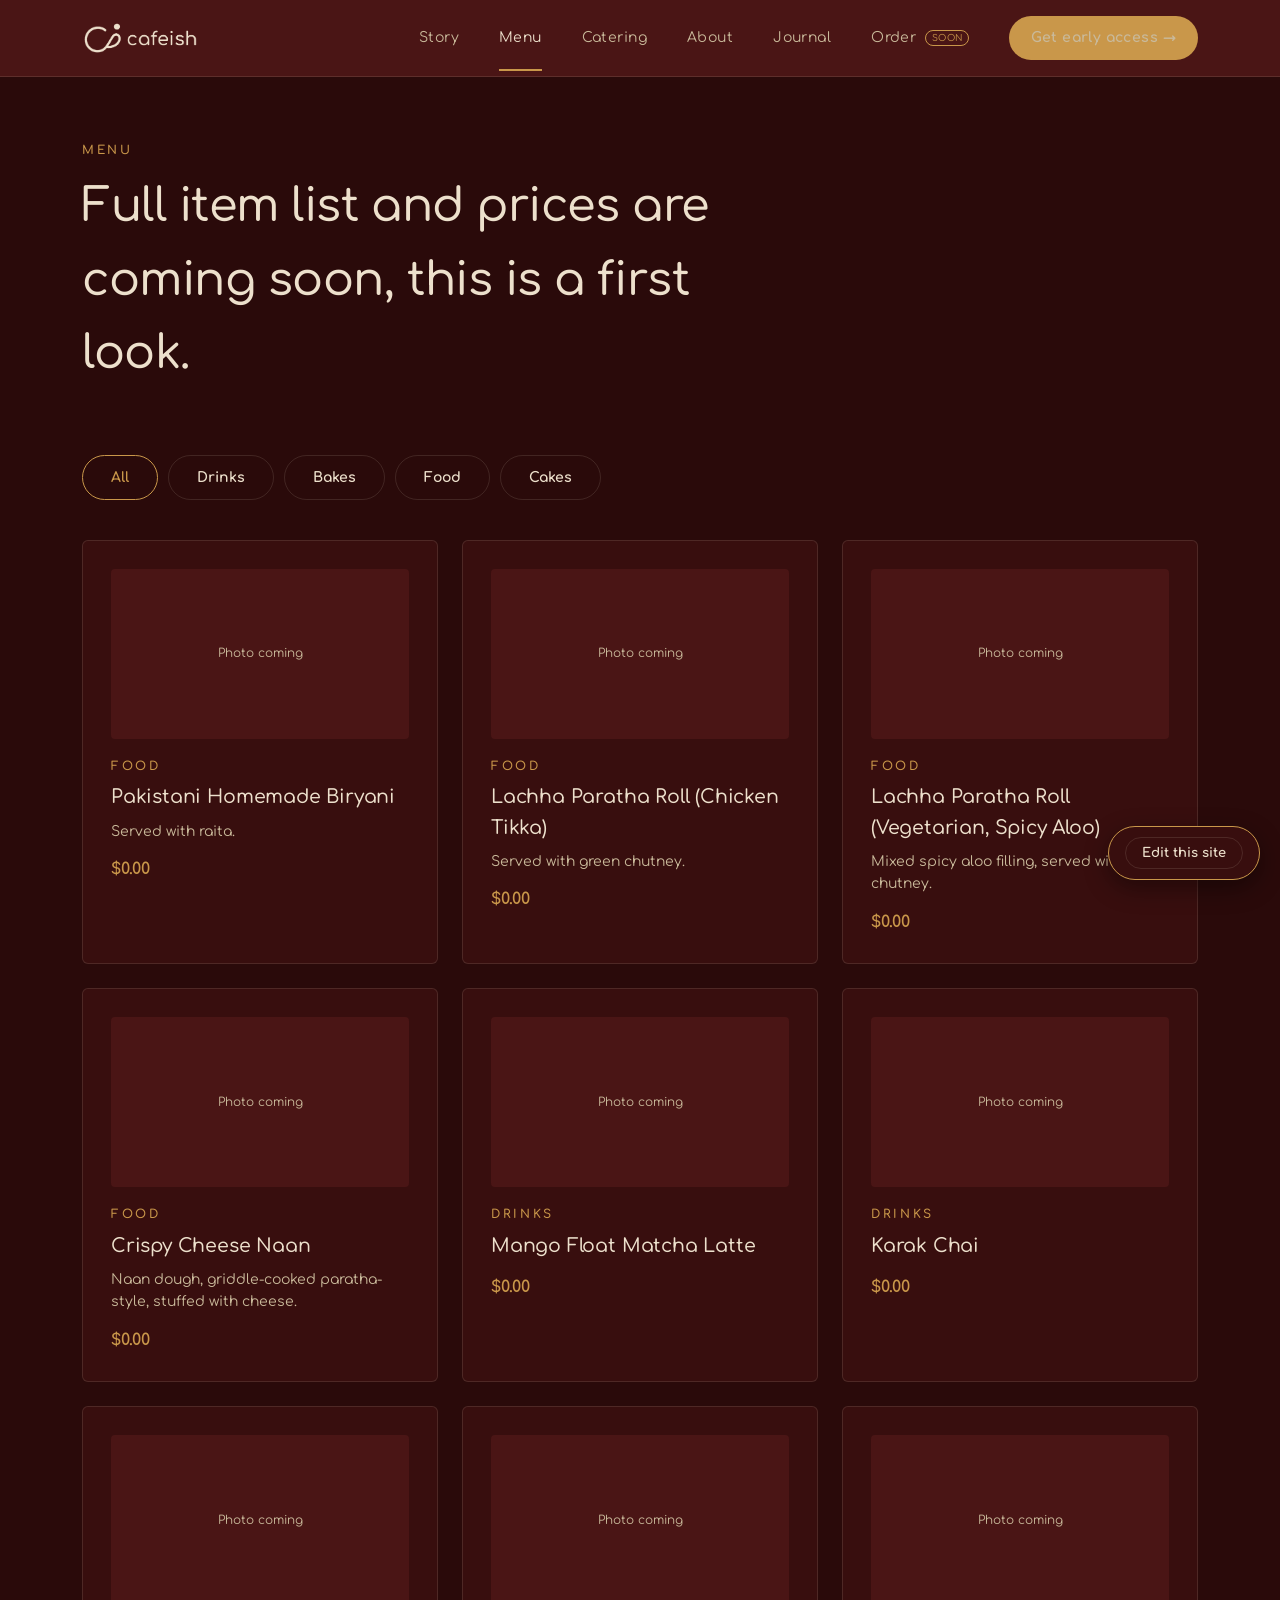
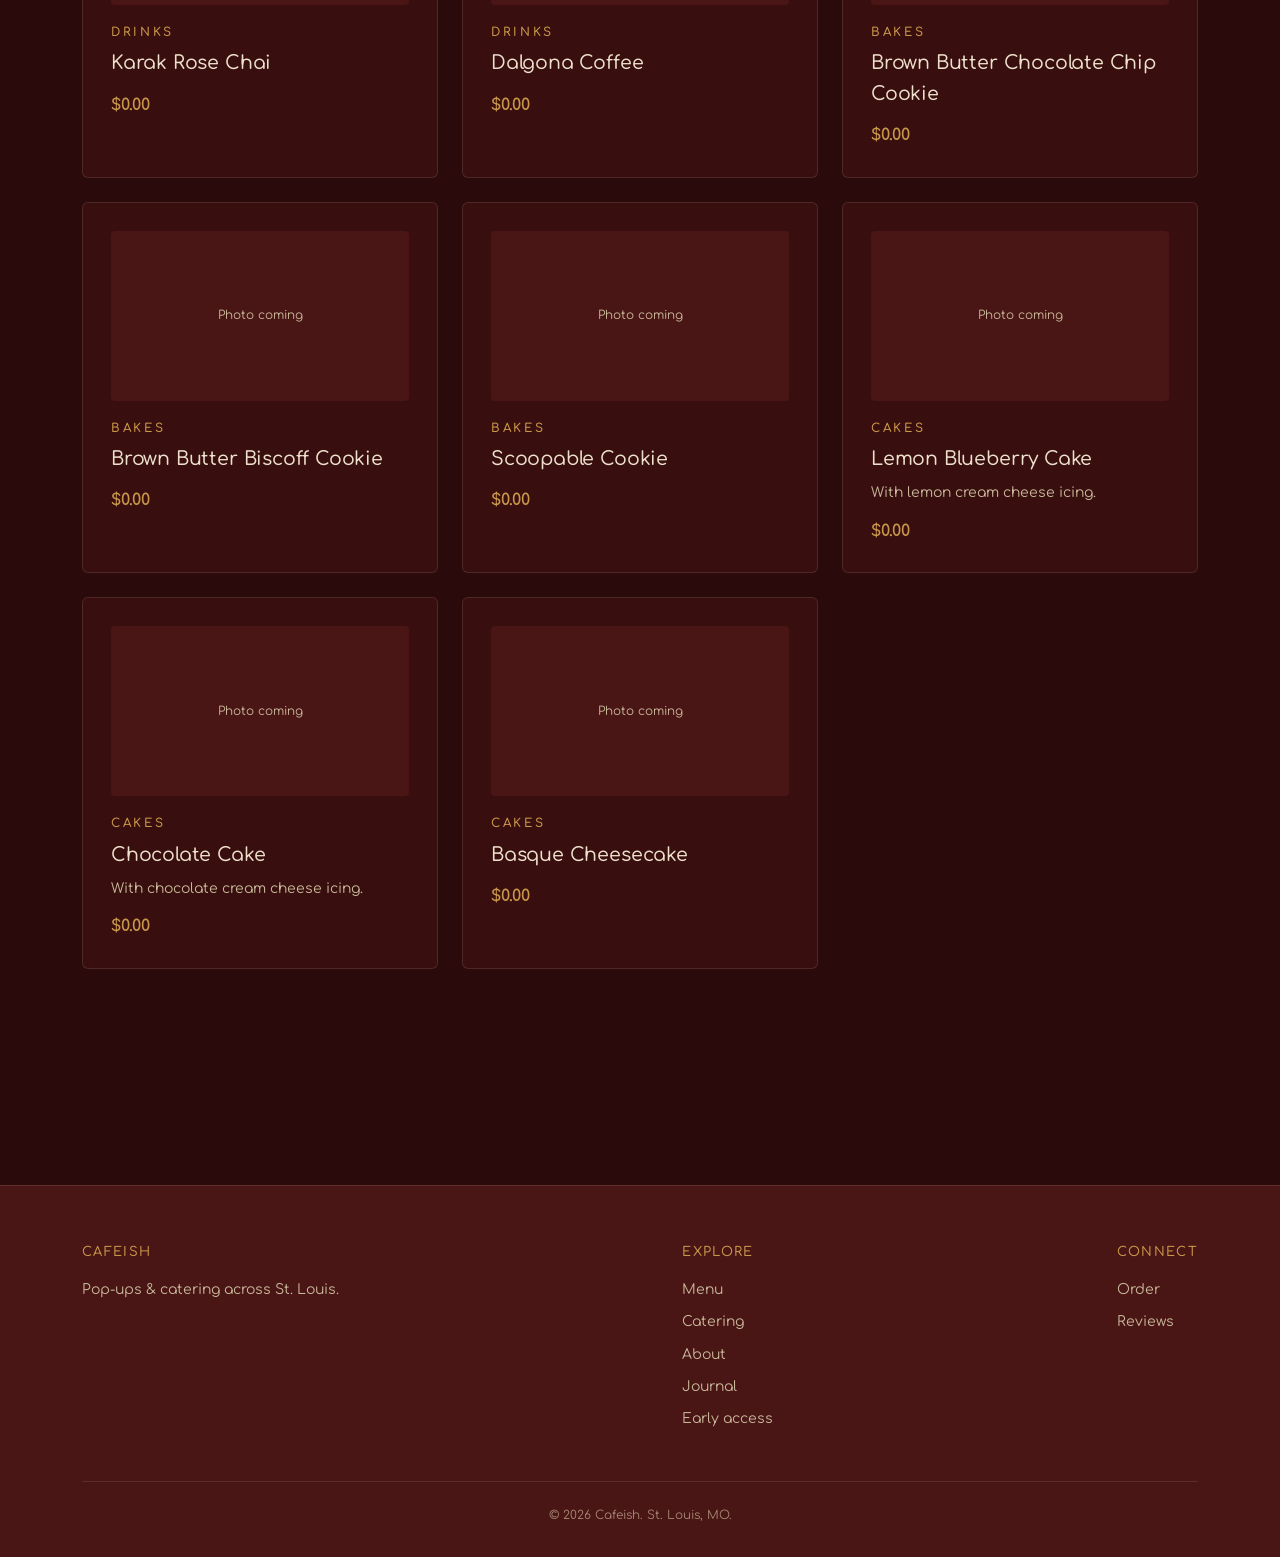
<file: menu.html>
<!DOCTYPE html>
<html lang="en">
<head>
<meta charset="UTF-8">
<meta name="viewport" content="width=device-width, initial-scale=1.0">
<title>Menu — Cafeish</title>
<link rel="stylesheet" href="css/style.css">
<link rel="icon" href="images/logo.png">
</head>
<body>

<nav class="site-nav">
  <div class="wrap">
    <a href="index.html" class="logo-mark"><img class="logo-img" src="" alt="Cafeish" style="display:none; height:34px;">
      <span class="logo-fallback">cafeish<span class="dot">.</span></span></a>
    <ul class="nav-links">
      <li><a href="index.html" data-page="index.html">Story</a></li>
      <li><a href="menu.html" data-page="menu.html">Menu</a></li>
      <li><a href="catering.html" data-page="catering.html">Catering</a></li>
      <li><a href="about.html" data-page="about.html">About</a></li>
      <li><a href="journal.html" data-page="journal.html">Journal</a></li>
      <li><a href="order.html" data-page="order.html">Order <span style="font-size:9px; color:var(--gold); border:1px solid var(--gold); border-radius:999px; padding:2px 6px; margin-left:4px; vertical-align:middle; letter-spacing:0.05em; text-transform:uppercase;">soon</span></a></li>
      <li><a href="waitlist.html" class="pill-btn">Get early access →</a></li>
    </ul>
    <button class="nav-toggle" aria-label="Toggle menu">☰</button>
  </div>
</nav>

<header class="section-tight">
  <div class="wrap">
    <p class="eyebrow">Menu</p>
    <h1 style="font-size:clamp(30px,4vw,46px); margin-top:10px; max-width:640px;" data-edit-key="menu-headline">Full item list and prices are coming soon, this is a first look.</h1>
  </div>
</header>

<section style="padding-top:0;">
  <div class="wrap">
    <div id="filter-pills" style="display:flex; gap:10px; flex-wrap:wrap; margin-bottom:40px;">
      <button class="btn btn-outline pill-active" data-filter="All">All</button>
      <button class="btn btn-outline" data-filter="Drinks">Drinks</button>
      <button class="btn btn-outline" data-filter="Bakes">Bakes</button>
      <button class="btn btn-outline" data-filter="Food">Food</button>
      <button class="btn btn-outline" data-filter="Cakes">Cakes</button>
    </div>
    <div class="grid-3" id="menu-grid"></div>
  </div>
</section>

<footer class="site-footer">
  <div class="wrap">
    <div class="footer-grid">
      <div class="footer-col"><h4>Cafeish</h4><p data-edit-key="footer-tagline">Pop-ups &amp; catering across St. Louis.</p></div>
      <div class="footer-col"><h4>Explore</h4>
        <a href="menu.html">Menu</a><a href="catering.html">Catering</a><a href="about.html">About</a><a href="journal.html">Journal</a><a href="waitlist.html">Early access</a>
      </div>
      <div class="footer-col"><h4>Connect</h4>
        <a href="order.html">Order</a><a href="reviews.html">Reviews</a>
      </div>
    </div>
    <hr class="rule">
    <p class="footer-bottom" style="margin-top:24px;" data-edit-key="footer-copyright">© 2026 Cafeish. St. Louis, MO.</p>
  </div>
</footer>

<script src="js/site-config.js"></script>
<script src="js/data.js"></script>
<script src="js/main.js"></script>
<script src="js/inline-edit.js"></script>
<script>
  let currentFilter = 'All';
  let editModeOn = isEditModeOn();

  function renderMenu() {
    const grid = document.getElementById('menu-grid');
    const items = getAllMenuItems().filter(i => currentFilter === 'All' || i.category === currentFilter);

    if (editModeOn) {
      grid.innerHTML = items.map(it => `
        <div class="card edit-item-card" data-item-id="${it.id}">
          <button class="edit-remove-btn" data-remove="${it.id}" title="Remove item">✕</button>
          <div class="menu-item-img" style="height:170px; border-radius:4px; background:var(--nav); margin-bottom:18px; display:flex; align-items:center; justify-content:center; color:var(--muted); font-size:12px; overflow:hidden;">
            ${it.img ? `<img src="${it.img}" alt="${it.name}" style="width:100%;height:100%;object-fit:cover;">` : '<span>Click to add photo</span>'}
          </div>
          <select class="edit-field" data-field="category" style="margin-bottom:8px; width:auto; padding:4px 8px; font-size:12px;">
            ${['Drinks','Bakes','Food','Cakes'].map(c => `<option ${c === it.category ? 'selected' : ''}>${c}</option>`).join('')}
          </select>
          <h3 class="edit-field" data-field="name" contenteditable="true" style="font-size:19px; margin-bottom:8px;">${it.name}</h3>
          <p class="edit-field muted" data-field="desc" contenteditable="true" style="font-size:14px; margin-bottom:14px;">${it.desc || ''}</p>
          <p class="edit-field" data-field="price" contenteditable="true" style="color:var(--gold); font-weight:700; display:inline-block;">${Number(it.price).toFixed(2)}</p>
        </div>
      `).join('') + `<div class="add-item-card" id="add-menu-item-card">+ Add menu item</div>`;

      grid.querySelectorAll('.edit-item-card').forEach(card => {
        const id = card.dataset.itemId;
        card.querySelectorAll('[contenteditable]').forEach(field => {
          field.addEventListener('blur', () => {
            const key = field.dataset.field;
            let value = field.textContent.trim();
            if (key === 'price') value = parseFloat(value) || 0;
            updateMenuItem(id, { [key]: value });
          });
        });
        card.querySelector('select[data-field="category"]').addEventListener('change', function () {
          updateMenuItem(id, { category: this.value });
        });
        const imgEl = card.querySelector('.menu-item-img img');
        if (imgEl) {
          makeImageEditable(imgEl, (url) => updateMenuItem(id, { img: url }));
        } else {
          card.querySelector('.menu-item-img').addEventListener('click', () => {
            const input = document.createElement('input');
            input.type = 'file'; input.accept = 'image/*';
            input.addEventListener('change', async () => {
              const file = input.files[0];
              if (!file) return;
              showToast('Uploading...');
              const url = await uploadImage(file);
              updateMenuItem(id, { img: url });
              renderMenu();
            });
            input.click();
          });
        }
        card.querySelector('[data-remove]').addEventListener('click', () => {
          if (confirm('Remove this item?')) { deleteCustomMenuItem(id); renderMenu(); }
        });
      });

      document.getElementById('add-menu-item-card').addEventListener('click', showAddItemForm);
    } else {
      if (!items.length) { grid.innerHTML = `<p class="muted">No items in this category yet.</p>`; return; }
      grid.innerHTML = items.map(it => `
        <div class="card">
          <div style="height:170px; border-radius:4px; background:var(--nav); margin-bottom:18px; display:flex; align-items:center; justify-content:center; color:var(--muted); font-size:12px; overflow:hidden;">
            ${it.img ? `<img src="${it.img}" alt="${it.name}" style="width:100%;height:100%;object-fit:cover;">` : 'Photo coming'}
          </div>
          <p class="eyebrow" style="margin-bottom:6px;">${it.category}</p>
          <h3 style="font-size:19px; margin-bottom:8px;">${it.name}</h3>
          <p class="muted" style="font-size:14px; margin-bottom:14px;">${it.desc || ''}</p>
          <p style="color:var(--gold); font-weight:700;">$${Number(it.price).toFixed(2)}</p>
        </div>
      `).join('');
    }
  }

  function showAddItemForm() {
    const formCard = document.createElement('div');
    formCard.className = 'card';
    formCard.innerHTML = `
      <form class="inline-add-form">
        <input type="text" placeholder="Item name" data-f="name" required>
        <select data-f="category">${['Drinks','Bakes','Food','Cakes'].map(c => `<option>${c}</option>`).join('')}</select>
        <input type="text" placeholder="Price (e.g. 5.50)" data-f="price" required>
        <textarea placeholder="Description" data-f="desc" rows="2"></textarea>
        <button type="submit" class="btn btn-primary" style="width:100%; justify-content:center;">Add</button>
      </form>
    `;
    document.getElementById('add-menu-item-card').replaceWith(formCard);
    formCard.querySelector('form').addEventListener('submit', (e) => {
      e.preventDefault();
      const f = key => formCard.querySelector(`[data-f="${key}"]`).value;
      addMenuItem({ name: f('name'), category: f('category'), price: parseFloat(f('price')) || 0, desc: f('desc'), img: '' });
      renderMenu();
    });
  }

  document.addEventListener('cafeish:editmodechange', (e) => { editModeOn = e.detail.on; renderMenu(); });

  document.querySelectorAll('#filter-pills button').forEach(btn => {
    btn.addEventListener('click', () => {
      document.querySelectorAll('#filter-pills button').forEach(b => b.classList.remove('pill-active'));
      btn.classList.add('pill-active');
      btn.style.borderColor = 'var(--gold)';
      document.querySelectorAll('#filter-pills button').forEach(b => { if (b !== btn) b.style.borderColor = ''; });
      currentFilter = btn.dataset.filter;
      renderMenu();
    });
  });

  renderMenu();
</script>
</body>
</html>
</file>
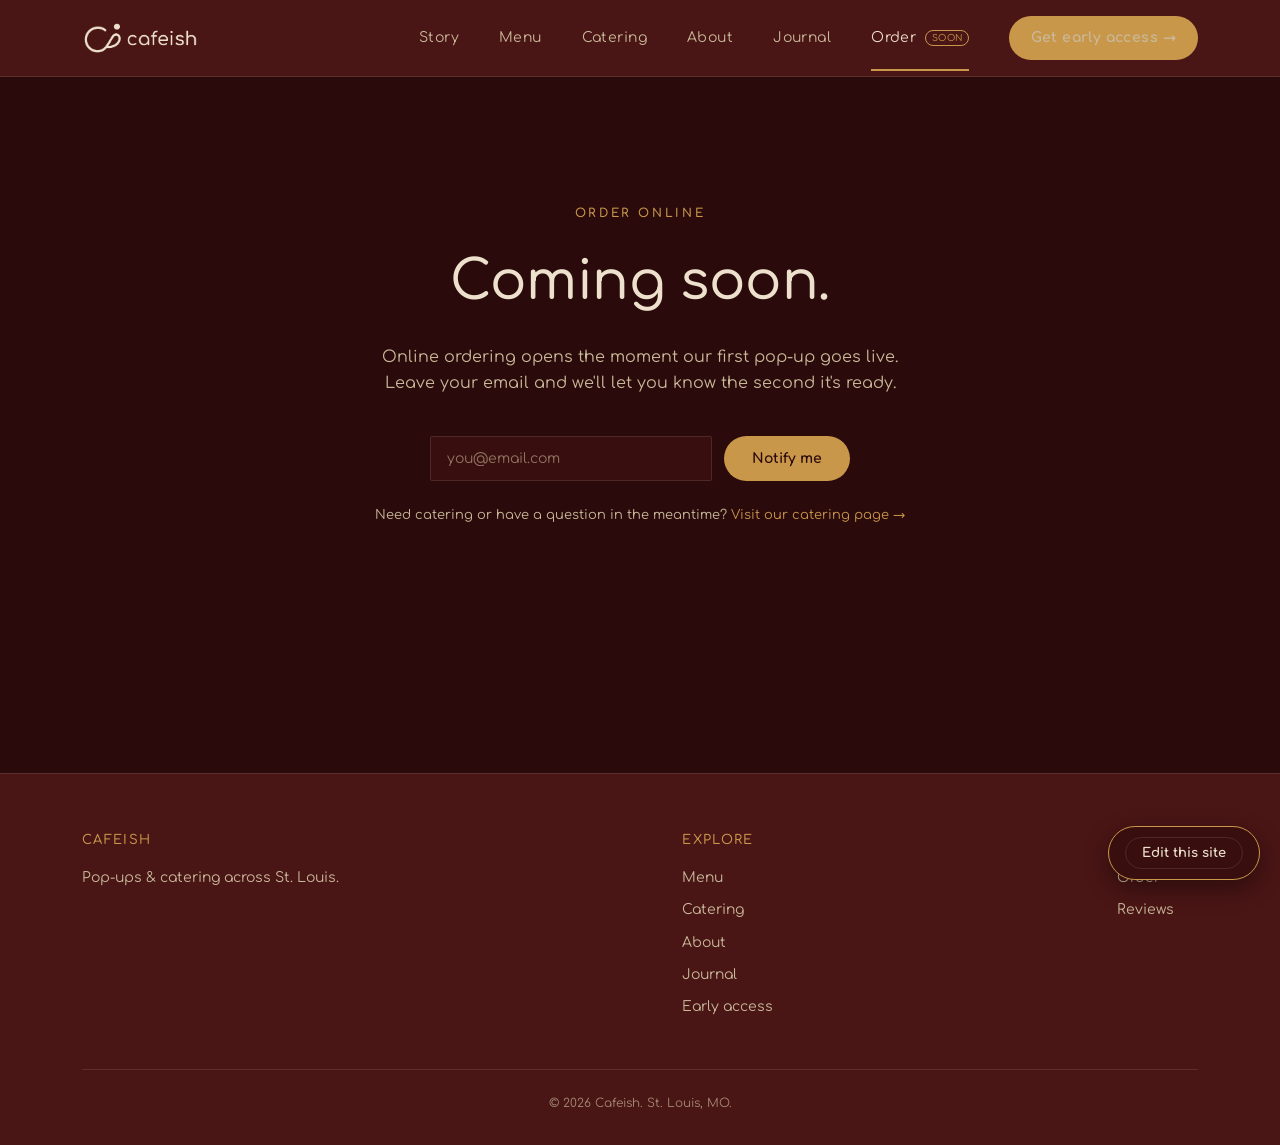
<file: order.html>
<!DOCTYPE html>
<html lang="en">
<head>
<meta charset="UTF-8">
<meta name="viewport" content="width=device-width, initial-scale=1.0">
<title>Order — Coming Soon — Cafeish</title>
<meta name="description" content="Online ordering opens with our first pop-up. Get notified the moment it's live.">
<link rel="stylesheet" href="css/style.css">
<link rel="icon" href="images/logo.png">
</head>
<body>

<nav class="site-nav">
  <div class="wrap">
    <a href="index.html" class="logo-mark">
      <img class="logo-img" src="" alt="Cafeish" style="display:none; height:34px;">
      <span class="logo-fallback">cafeish<span class="dot">.</span></span>
    </a>
    <ul class="nav-links">
      <li><a href="index.html" data-page="index.html">Story</a></li>
      <li><a href="menu.html" data-page="menu.html">Menu</a></li>
      <li><a href="catering.html" data-page="catering.html">Catering</a></li>
      <li><a href="about.html" data-page="about.html">About</a></li>
      <li><a href="journal.html" data-page="journal.html">Journal</a></li>
      <li><a href="order.html" data-page="order.html">Order <span style="font-size:9px; color:var(--gold); border:1px solid var(--gold); border-radius:999px; padding:2px 6px; margin-left:4px; vertical-align:middle; letter-spacing:0.05em; text-transform:uppercase;">soon</span></a></li>
      <li><a href="waitlist.html" class="pill-btn">Get early access →</a></li>
    </ul>
    <button class="nav-toggle" aria-label="Toggle menu">☰</button>
  </div>
</nav>

<section style="min-height:64vh; display:flex; align-items:center;">
  <div class="wrap" style="text-align:center; max-width:600px; margin:0 auto;">
    <p class="eyebrow" style="margin-bottom:16px;">Order online</p>
    <h1 style="font-size:clamp(32px,5vw,54px); margin-bottom:20px;" data-edit-key="order-coming-soon-headline">Coming soon.</h1>
    <p class="muted" style="font-size:16px; margin-bottom:40px;" data-edit-key="order-coming-soon-subtext">Online ordering opens the moment our first pop-up goes live. Leave your email and we'll let you know the second it's ready.</p>

    <form id="notify-form" style="display:flex; gap:12px; max-width:420px; margin:0 auto; flex-wrap:wrap; justify-content:center;">
      <input type="email" id="notify-email" required placeholder="you@email.com" style="flex:1; min-width:220px;">
      <button type="submit" class="btn btn-primary">Notify me</button>
    </form>

    <p class="muted" style="font-size:13px; margin-top:24px;">Need catering or have a question in the meantime? <a href="catering.html" style="color:var(--gold);">Visit our catering page →</a></p>
  </div>
</section>

<footer class="site-footer">
  <div class="wrap">
    <div class="footer-grid">
      <div class="footer-col"><h4>Cafeish</h4><p data-edit-key="footer-tagline">Pop-ups &amp; catering across St. Louis.</p></div>
      <div class="footer-col"><h4>Explore</h4>
        <a href="menu.html">Menu</a><a href="catering.html">Catering</a><a href="about.html">About</a><a href="journal.html">Journal</a><a href="waitlist.html">Early access</a>
      </div>
      <div class="footer-col"><h4>Connect</h4>
        <a href="order.html">Order</a><a href="reviews.html">Reviews</a>
      </div>
    </div>
    <hr class="rule">
    <p class="footer-bottom" style="margin-top:24px;" data-edit-key="footer-copyright">© 2026 Cafeish. St. Louis, MO.</p>
  </div>
</footer>

<script src="js/data.js"></script>
<script src="js/main.js"></script>
<script src="js/inline-edit.js"></script>
<script>
  document.getElementById('notify-form').addEventListener('submit', async function (e) {
    e.preventDefault();
    const email = document.getElementById('notify-email').value;
    addNotifyMe({ email });
    await submitToInbox('New Cafeish "notify me" signup (ordering)', { email: email });
    showToast("You're on the list — we'll email you the moment ordering opens.");
    this.reset();
  });
</script>
</body>
</html>
</file>
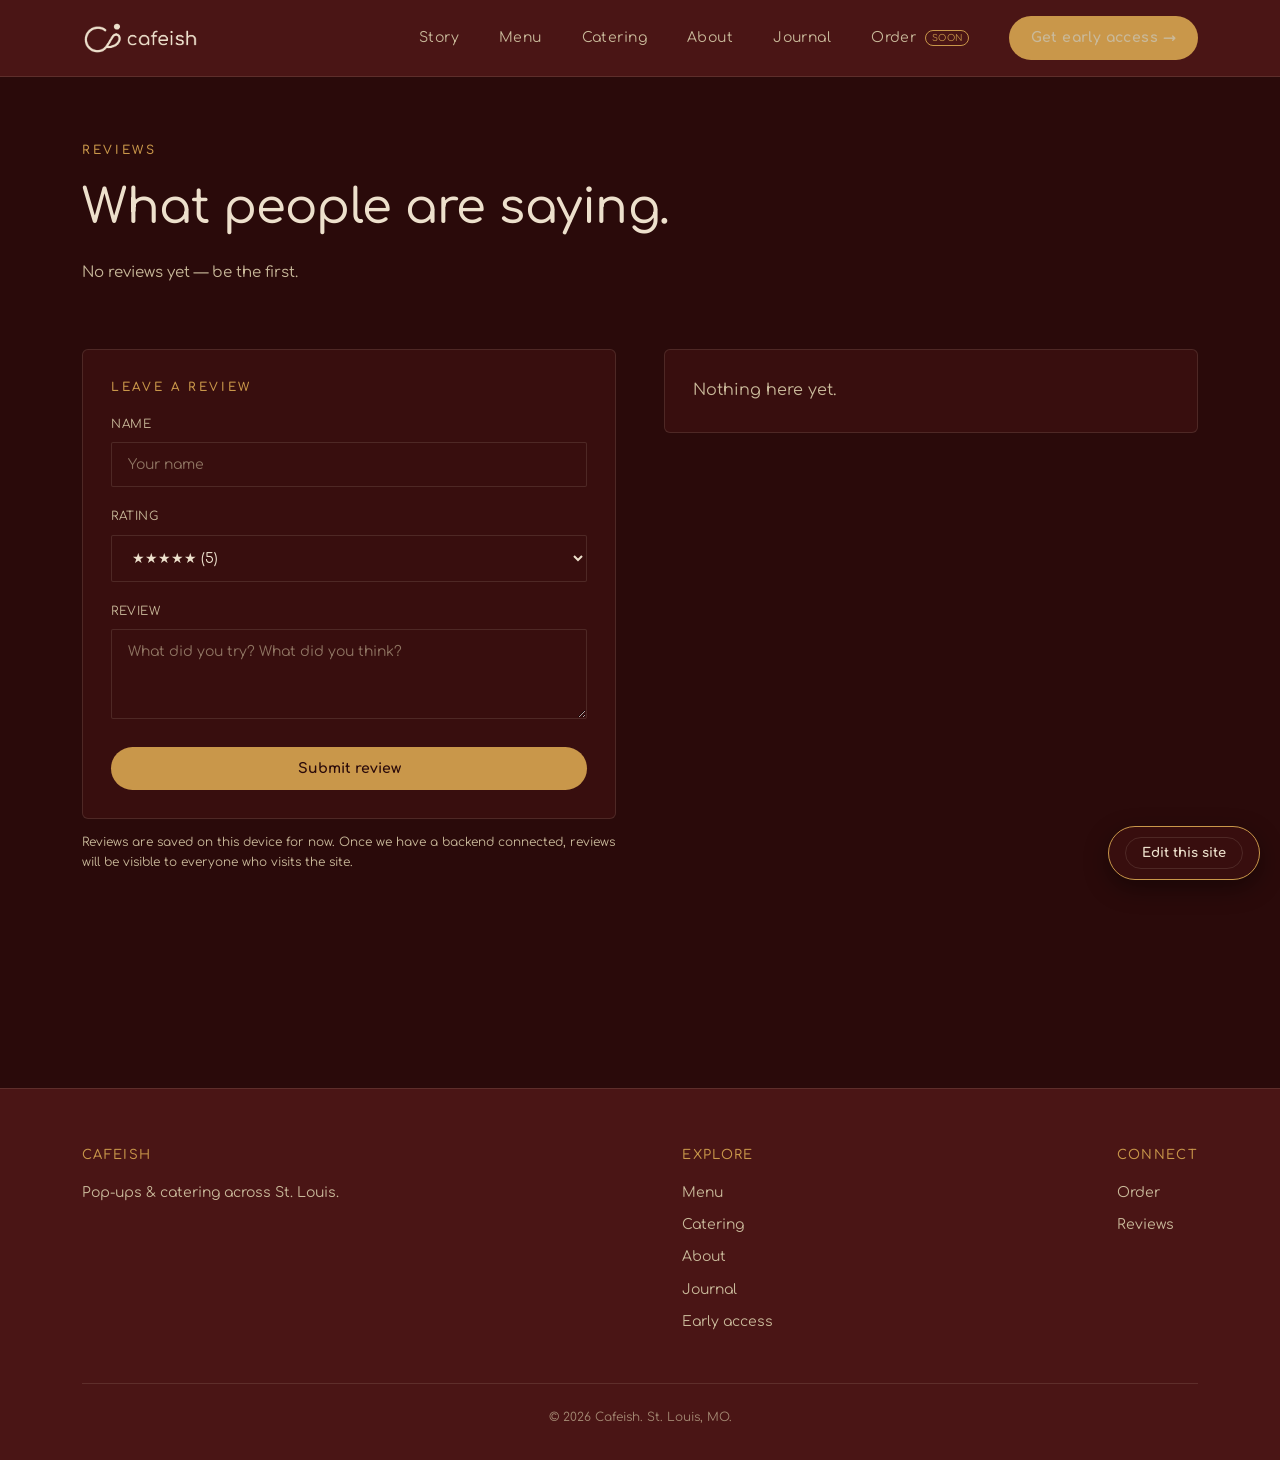
<file: reviews.html>
<!DOCTYPE html>
<html lang="en">
<head>
<meta charset="UTF-8">
<meta name="viewport" content="width=device-width, initial-scale=1.0">
<title>Reviews — Cafeish</title>
<link rel="stylesheet" href="css/style.css">
<link rel="icon" href="images/logo.png">
</head>
<body>

<nav class="site-nav">
  <div class="wrap">
    <a href="index.html" class="logo-mark"><img class="logo-img" src="" alt="Cafeish" style="display:none; height:34px;">
      <span class="logo-fallback">cafeish<span class="dot">.</span></span></a>
    <ul class="nav-links">
      <li><a href="index.html" data-page="index.html">Story</a></li>
      <li><a href="menu.html" data-page="menu.html">Menu</a></li>
      <li><a href="catering.html" data-page="catering.html">Catering</a></li>
      <li><a href="about.html" data-page="about.html">About</a></li>
      <li><a href="journal.html" data-page="journal.html">Journal</a></li>
      <li><a href="order.html" data-page="order.html">Order <span style="font-size:9px; color:var(--gold); border:1px solid var(--gold); border-radius:999px; padding:2px 6px; margin-left:4px; vertical-align:middle; letter-spacing:0.05em; text-transform:uppercase;">soon</span></a></li>
      <li><a href="waitlist.html" class="pill-btn">Get early access →</a></li>
    </ul>
    <button class="nav-toggle" aria-label="Toggle menu">☰</button>
  </div>
</nav>

<header class="section-tight">
  <div class="wrap">
    <p class="eyebrow">Reviews</p>
    <h1 style="font-size:clamp(30px,4.5vw,48px); margin-top:10px;" data-edit-key="reviews-headline">What people are saying.</h1>
    <p id="avg-rating-line" class="muted" style="margin-top:14px; font-size:15px;"></p>
  </div>
</header>

<section style="padding-top:0;">
  <div class="wrap grid-2" style="align-items:start;">
    <div>
      <div class="card">
        <p class="eyebrow" style="margin-bottom:18px;">Leave a review</p>
        <form id="review-form">
          <div class="form-row">
            <label for="rv-name">Name</label>
            <input type="text" id="rv-name" required placeholder="Your name">
          </div>
          <div class="form-row">
            <label for="rv-rating">Rating</label>
            <select id="rv-rating">
              <option value="5">★★★★★ (5)</option>
              <option value="4">★★★★☆ (4)</option>
              <option value="3">★★★☆☆ (3)</option>
              <option value="2">★★☆☆☆ (2)</option>
              <option value="1">★☆☆☆☆ (1)</option>
            </select>
          </div>
          <div class="form-row">
            <label for="rv-text">Review</label>
            <textarea id="rv-text" rows="4" required placeholder="What did you try? What did you think?"></textarea>
          </div>
          <button type="submit" class="btn btn-primary" style="width:100%; justify-content:center;">Submit review</button>
        </form>
      </div>
      <p class="muted" style="font-size:12px; margin-top:14px;">Reviews are saved on this device for now. Once we have a backend connected, reviews will be visible to everyone who visits the site.</p>
    </div>

    <div id="reviews-list" style="display:flex; flex-direction:column; gap:18px;"></div>
  </div>
</section>

<footer class="site-footer">
  <div class="wrap">
    <div class="footer-grid">
      <div class="footer-col"><h4>Cafeish</h4><p data-edit-key="footer-tagline">Pop-ups &amp; catering across St. Louis.</p></div>
      <div class="footer-col"><h4>Explore</h4>
        <a href="menu.html">Menu</a><a href="catering.html">Catering</a><a href="about.html">About</a><a href="journal.html">Journal</a><a href="waitlist.html">Early access</a>
      </div>
      <div class="footer-col"><h4>Connect</h4>
        <a href="order.html">Order</a><a href="reviews.html">Reviews</a>
      </div>
    </div>
    <hr class="rule">
    <p class="footer-bottom" style="margin-top:24px;" data-edit-key="footer-copyright">© 2026 Cafeish. St. Louis, MO.</p>
  </div>
</footer>

<script src="js/site-config.js"></script>
<script src="js/data.js"></script>
<script src="js/main.js"></script>
<script src="js/inline-edit.js"></script>
<script>
  async function renderReviews() {
    const listEl = document.getElementById('reviews-list');
    listEl.innerHTML = `<div class="card"><p class="muted">Loading reviews...</p></div>`;
    const reviews = getReviews();
    const avg = averageRating();
    document.getElementById('avg-rating-line').innerHTML = reviews.length
      ? `<span class="stars">${starString(avg)}</span> &nbsp; ${avg} average · ${reviews.length} review${reviews.length === 1 ? '' : 's'}`
      : 'No reviews yet — be the first.';

    if (!reviews.length) {
      listEl.innerHTML = `<div class="card"><p class="muted">Nothing here yet.</p></div>`;
      return;
    }
    listEl.innerHTML = reviews.map(r => `
      <div class="card">
        <div class="stars" style="margin-bottom:8px;">${starString(r.rating)}</div>
        <p style="margin-bottom:10px;">${r.text}</p>
        <p class="muted" style="font-size:13px;">${r.name} · ${new Date(r.date).toLocaleDateString('en-US', { month: 'short', day: 'numeric', year: 'numeric' })}</p>
      </div>
    `).join('');
  }

  document.getElementById('review-form').addEventListener('submit', async function (e) {
    e.preventDefault();
    const name = document.getElementById('rv-name').value;
    const rating = document.getElementById('rv-rating').value;
    const text = document.getElementById('rv-text').value;
    addReview({ name, rating, text });
    submitToInbox('New Cafeish review', { name: name, Rating: rating + ' / 5', Review: text });
    showToast('Thanks for the review!');
    this.reset();
    renderReviews();
  });

  renderReviews();
</script>
</body>
</html>
</file>
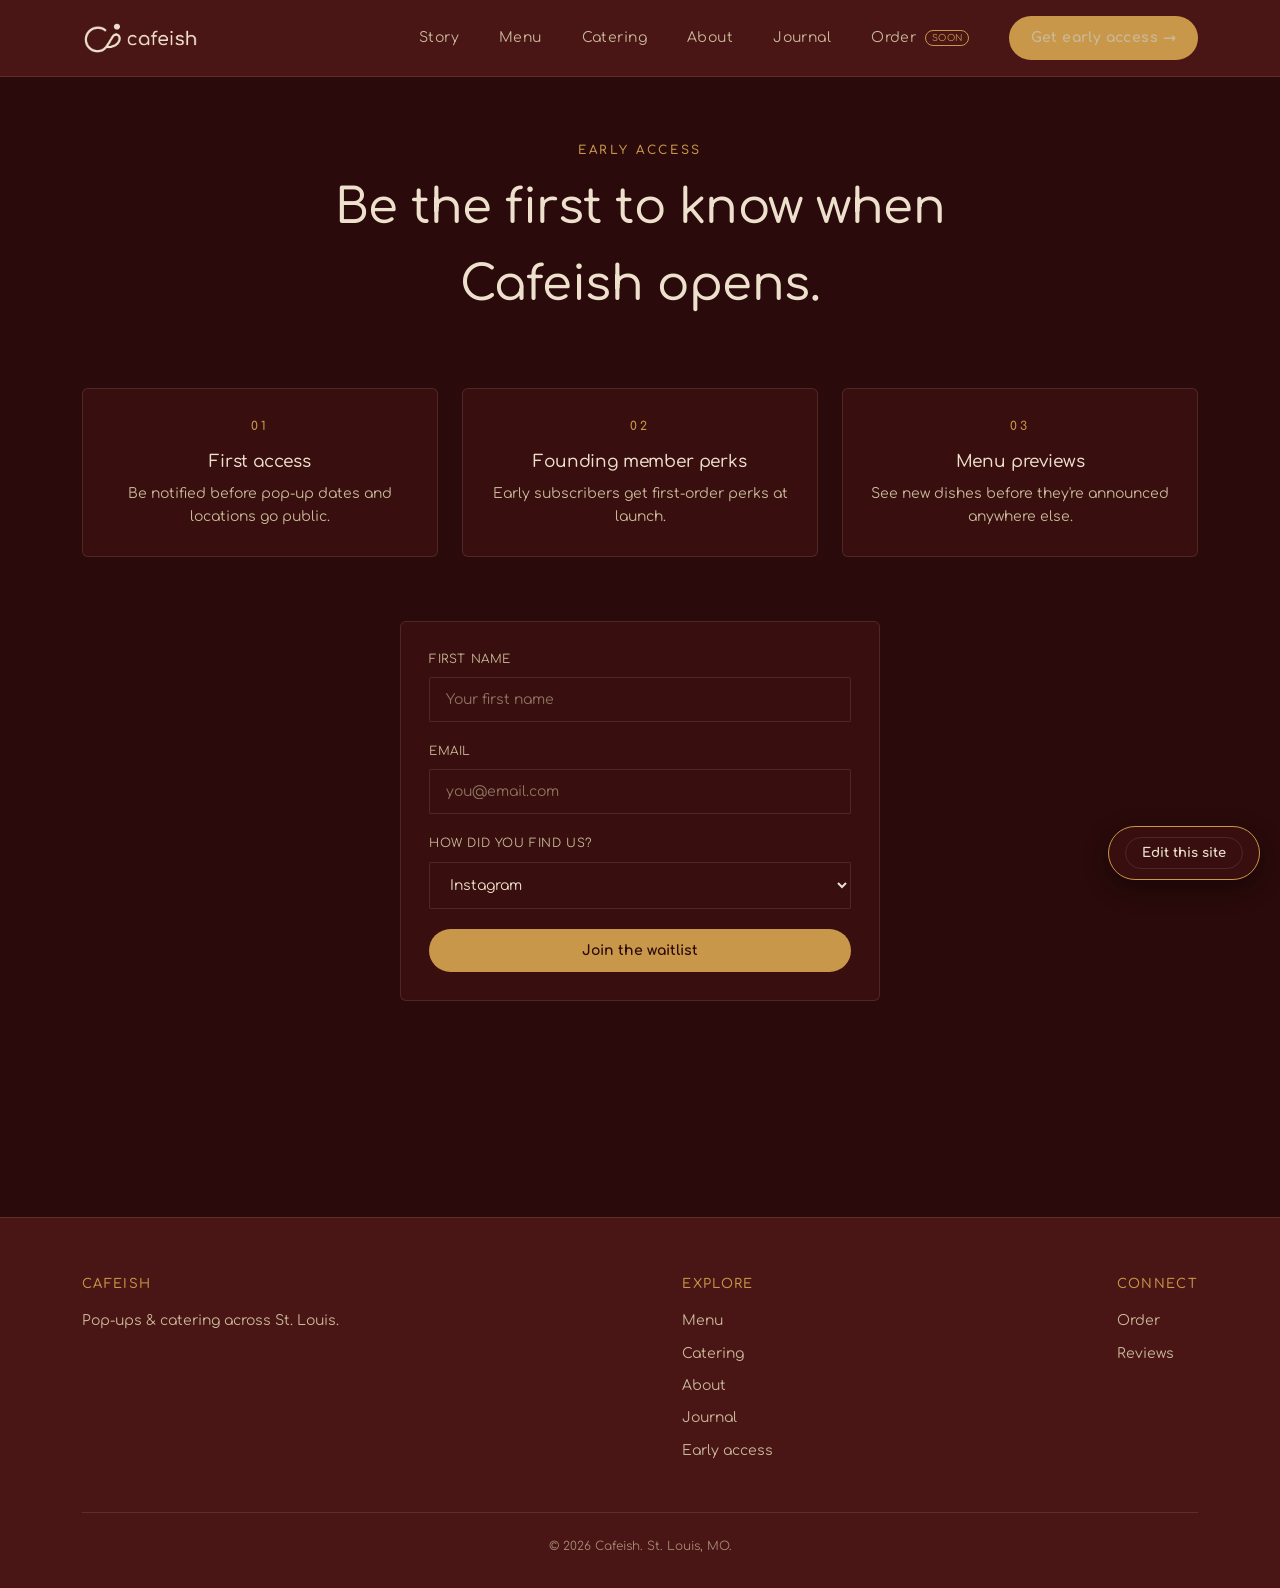
<file: waitlist.html>
<!DOCTYPE html>
<html lang="en">
<head>
<meta charset="UTF-8">
<meta name="viewport" content="width=device-width, initial-scale=1.0">
<title>Early Access — Cafeish</title>
<link rel="stylesheet" href="css/style.css">
<link rel="icon" href="images/logo.png">
</head>
<body>

<nav class="site-nav">
  <div class="wrap">
    <a href="index.html" class="logo-mark"><img class="logo-img" src="" alt="Cafeish" style="display:none; height:34px;">
      <span class="logo-fallback">cafeish<span class="dot">.</span></span></a>
    <ul class="nav-links">
      <li><a href="index.html" data-page="index.html">Story</a></li>
      <li><a href="menu.html" data-page="menu.html">Menu</a></li>
      <li><a href="catering.html" data-page="catering.html">Catering</a></li>
      <li><a href="about.html" data-page="about.html">About</a></li>
      <li><a href="journal.html" data-page="journal.html">Journal</a></li>
      <li><a href="order.html" data-page="order.html">Order <span style="font-size:9px; color:var(--gold); border:1px solid var(--gold); border-radius:999px; padding:2px 6px; margin-left:4px; vertical-align:middle; letter-spacing:0.05em; text-transform:uppercase;">soon</span></a></li>
      <li><a href="waitlist.html" class="pill-btn">Get early access →</a></li>
    </ul>
    <button class="nav-toggle" aria-label="Toggle menu">☰</button>
  </div>
</nav>

<header class="section-tight">
  <div class="wrap" style="text-align:center;">
    <p class="eyebrow">Early access</p>
    <h1 style="font-size:clamp(30px,4.5vw,48px); margin-top:10px; max-width:640px; margin-left:auto; margin-right:auto;" data-edit-key="waitlist-headline">Be the first to know when Cafeish opens.</h1>
  </div>
</header>

<section style="padding-top:0;">
  <div class="wrap">
    <div class="grid-3" style="margin-bottom:64px;">
      <div class="card" style="text-align:center;">
        <p class="eyebrow" style="margin-bottom:12px;">01</p>
        <h3 style="font-size:17px; margin-bottom:8px;" data-edit-key="waitlist-perk1-title">First access</h3>
        <p class="muted" style="font-size:14px;" data-edit-key="waitlist-perk1-desc">Be notified before pop-up dates and locations go public.</p>
      </div>
      <div class="card" style="text-align:center;">
        <p class="eyebrow" style="margin-bottom:12px;">02</p>
        <h3 style="font-size:17px; margin-bottom:8px;" data-edit-key="waitlist-perk2-title">Founding member perks</h3>
        <p class="muted" style="font-size:14px;" data-edit-key="waitlist-perk2-desc">Early subscribers get first-order perks at launch.</p>
      </div>
      <div class="card" style="text-align:center;">
        <p class="eyebrow" style="margin-bottom:12px;">03</p>
        <h3 style="font-size:17px; margin-bottom:8px;" data-edit-key="waitlist-perk3-title">Menu previews</h3>
        <p class="muted" style="font-size:14px;" data-edit-key="waitlist-perk3-desc">See new dishes before they're announced anywhere else.</p>
      </div>
    </div>

    <div class="card" style="max-width:480px; margin:0 auto;">
      <form id="waitlist-form">
        <div class="form-row">
          <label for="wl-name">First name</label>
          <input type="text" id="wl-name" required placeholder="Your first name">
        </div>
        <div class="form-row">
          <label for="wl-email">Email</label>
          <input type="email" id="wl-email" required placeholder="you@email.com">
        </div>
        <div class="form-row">
          <label for="wl-source">How did you find us?</label>
          <select id="wl-source">
            <option value="instagram">Instagram</option>
            <option value="pop-up">A pop-up</option>
            <option value="friend">A friend</option>
            <option value="search">Search / Google</option>
            <option value="other">Other</option>
          </select>
        </div>
        <button type="submit" class="btn btn-primary" style="width:100%; justify-content:center;">Join the waitlist</button>
      </form>
    </div>
  </div>
</section>

<footer class="site-footer">
  <div class="wrap">
    <div class="footer-grid">
      <div class="footer-col"><h4>Cafeish</h4><p data-edit-key="footer-tagline">Pop-ups &amp; catering across St. Louis.</p></div>
      <div class="footer-col"><h4>Explore</h4>
        <a href="menu.html">Menu</a><a href="catering.html">Catering</a><a href="about.html">About</a><a href="journal.html">Journal</a><a href="waitlist.html">Early access</a>
      </div>
      <div class="footer-col"><h4>Connect</h4>
        <a href="order.html">Order</a><a href="reviews.html">Reviews</a>
      </div>
    </div>
    <hr class="rule">
    <p class="footer-bottom" style="margin-top:24px;" data-edit-key="footer-copyright">© 2026 Cafeish. St. Louis, MO.</p>
  </div>
</footer>

<script src="js/site-config.js"></script>
<script src="js/data.js"></script>
<script src="js/main.js"></script>
<script src="js/inline-edit.js"></script>
<script>
  document.getElementById('waitlist-form').addEventListener('submit', async function (e) {
    e.preventDefault();
    const firstName = document.getElementById('wl-name').value;
    const email = document.getElementById('wl-email').value;
    const source = document.getElementById('wl-source').value;
    addWaitlistSignup({ firstName, email, source });
    submitToInbox('New Cafeish waitlist signup', {
      name: firstName, email: email, 'How they found us': source
    });
    showToast("You're on the list — see you soon.");
    this.reset();
  });
</script>
</body>
</html>
</file>
<file: css/style.css>
@import url('https://fonts.googleapis.com/css2?family=Comfortaa:wght@300..700&display=swap');

:root {
  --bg: #2A0A0A;
  --surface: #380E0E;
  --nav: #4A1515;
  --text: #EDE0CC;
  --muted: #C9B99A;
  --border: rgba(237, 224, 204, 0.12);
  --gold: #C9974A;
  --max-w: 1180px;
  --radius: 2px;
}

* { box-sizing: border-box; margin: 0; padding: 0; }

html { scroll-behavior: smooth; }

body {
  background: var(--bg);
  color: var(--text);
  font-family: var(--font-family, 'Comfortaa', sans-serif);
  font-weight: 400;
  line-height: 1.6;
  -webkit-font-smoothing: antialiased;
}

a { color: inherit; text-decoration: none; }
ul { list-style: none; }
img { max-width: 100%; display: block; }
button, input, select, textarea { font-family: inherit; }

.wrap {
  max-width: var(--max-w);
  margin: 0 auto;
  padding: 0 32px;
}

/* Eyebrow / label style used sparingly for structure, not decoration */
.eyebrow {
  font-size: 12px;
  letter-spacing: 0.22em;
  text-transform: uppercase;
  color: var(--gold);
  font-weight: 600;
}

h1, h2, h3, h4 {
  font-weight: 500;
  letter-spacing: -0.01em;
}

.muted { color: var(--muted); }

hr.rule {
  border: none;
  border-top: 1px solid var(--border);
  margin: 0;
}

/* ---------- NAV ---------- */
.site-nav {
  background: var(--nav);
  position: sticky;
  top: 0;
  z-index: 100;
  border-bottom: 1px solid var(--border);
}

.site-nav .wrap {
  display: flex;
  align-items: center;
  justify-content: space-between;
  height: 76px;
}

.logo-mark {
  display: flex;
  align-items: center;
  gap: 10px;
  font-size: 22px;
  letter-spacing: 0.02em;
}

.logo-mark img { height: 34px; width: auto; }
.logo-mark .logo-fallback { font-weight: 600; }
.logo-mark .dot { color: var(--gold); }

.nav-links {
  display: flex;
  align-items: center;
  gap: 40px;
}

.nav-links a {
  font-size: 14px;
  letter-spacing: 0.03em;
  color: var(--muted);
  transition: color 0.2s ease;
  position: relative;
}

.nav-links a:hover, .nav-links a.active { color: var(--text); }

.nav-links a.active::after {
  content: '';
  position: absolute;
  bottom: -26px;
  left: 0;
  right: 0;
  height: 2px;
  background: var(--gold);
}

.pill-btn {
  display: inline-flex;
  align-items: center;
  gap: 8px;
  background: var(--gold);
  color: var(--bg);
  padding: 11px 22px;
  border-radius: 999px;
  font-size: 13px;
  font-weight: 700;
  letter-spacing: 0.02em;
  border: none;
  cursor: pointer;
  transition: transform 0.2s ease, box-shadow 0.2s ease;
  white-space: nowrap;
}
.pill-btn:hover { transform: translateY(-1px); box-shadow: 0 8px 20px rgba(201,151,74,0.25); }

.pill-btn.ghost {
  background: transparent;
  color: var(--text);
  border: 1px solid var(--border);
}
.pill-btn.ghost:hover { border-color: var(--gold); box-shadow: none; }

.nav-toggle {
  display: none;
  background: none;
  border: none;
  color: var(--text);
  font-size: 26px;
  cursor: pointer;
}

@media (max-width: 860px) {
  .nav-links { position: fixed; top: 76px; left: 0; right: 0; bottom: 0;
    background: var(--nav); flex-direction: column; justify-content: flex-start;
    padding: 40px 32px; gap: 28px; transform: translateX(100%);
    transition: transform 0.3s ease; }
  .nav-links.open { transform: translateX(0); }
  .nav-links a.active::after { display: none; }
  .nav-toggle { display: block; }
}

/* ---------- FOOTER ---------- */
.site-footer {
  background: var(--nav);
  border-top: 1px solid var(--border);
  margin-top: 120px;
  padding: 56px 0 32px;
}

.footer-grid {
  display: flex;
  flex-wrap: wrap;
  justify-content: space-between;
  gap: 40px;
  margin-bottom: 40px;
}

.footer-col h4 {
  font-size: 13px;
  letter-spacing: 0.1em;
  text-transform: uppercase;
  color: var(--gold);
  margin-bottom: 16px;
}

.footer-col a, .footer-col p {
  display: block;
  color: var(--muted);
  font-size: 14px;
  margin-bottom: 10px;
}
.footer-col a:hover { color: var(--text); }

.footer-bottom {
  text-align: center;
  font-size: 12px;
  color: var(--muted);
  opacity: 0.7;
}

/* ---------- BUTTONS / FORMS ---------- */
.btn {
  display: inline-flex;
  align-items: center;
  gap: 8px;
  padding: 14px 28px;
  border-radius: 999px;
  font-size: 14px;
  font-weight: 700;
  cursor: pointer;
  border: none;
  transition: all 0.2s ease;
}
.btn-primary { background: var(--gold); color: var(--bg); }
.btn-primary:hover { transform: translateY(-1px); box-shadow: 0 8px 20px rgba(201,151,74,0.25); }
.btn-outline { background: transparent; color: var(--text); border: 1px solid var(--border); }
.btn-outline:hover { border-color: var(--gold); }

input[type="text"], input[type="email"], input[type="tel"], select, textarea {
  background: var(--surface);
  border: 1px solid var(--border);
  color: var(--text);
  padding: 14px 16px;
  border-radius: var(--radius);
  font-size: 14px;
  width: 100%;
  outline: none;
  transition: border-color 0.2s ease;
}
input::placeholder, textarea::placeholder { color: var(--muted); opacity: 0.6; }
input:focus, select:focus, textarea:focus { border-color: var(--gold); }
label { font-size: 12px; letter-spacing: 0.05em; text-transform: uppercase; color: var(--muted); margin-bottom: 8px; display: block; }

/* visible keyboard focus everywhere */
a:focus-visible, button:focus-visible, input:focus-visible, select:focus-visible, textarea:focus-visible {
  outline: 2px solid var(--gold);
  outline-offset: 2px;
}

.form-row { margin-bottom: 20px; }

.toast {
  position: fixed;
  bottom: 28px;
  right: 28px;
  background: var(--surface);
  border: 1px solid var(--gold);
  color: var(--text);
  padding: 16px 22px;
  border-radius: 6px;
  font-size: 14px;
  max-width: 320px;
  transform: translateY(120%);
  transition: transform 0.35s ease;
  z-index: 200;
}
.toast.show { transform: translateY(0); }

/* ---------- SECTIONS / CARDS ---------- */
section { padding: 96px 0; }
.section-tight { padding: 64px 0; }

.card {
  background: var(--surface);
  border: 1px solid var(--border);
  border-radius: 6px;
  padding: 28px;
}

.grid-3 {
  display: grid;
  grid-template-columns: repeat(3, 1fr);
  gap: 24px;
}
.grid-2 {
  display: grid;
  grid-template-columns: 1fr 1fr;
  gap: 48px;
}
@media (max-width: 860px) {
  .grid-3 { grid-template-columns: 1fr; }
  .grid-2 { grid-template-columns: 1fr; gap: 32px; }
}

.stars { color: var(--gold); letter-spacing: 2px; font-size: 15px; }

.pill-active { border-color: var(--gold) !important; color: var(--gold) !important; }
.pill-btn.active { box-shadow: 0 0 0 2px var(--bg), 0 0 0 3px var(--gold); }

.edit-item-card { position: relative; }
.edit-remove-btn {
  position: absolute; top: 10px; right: 10px; z-index: 5;
  background: rgba(42,10,10,0.85); color: var(--gold); border: 1px solid var(--gold);
  border-radius: 999px; width: 26px; height: 26px; font-size: 14px; line-height: 1;
  cursor: pointer; display: flex; align-items: center; justify-content: center;
}
.edit-field { outline: 1px dashed var(--gold); outline-offset: 2px; cursor: text; border-radius: 2px; }
.add-item-card {
  border: 1px dashed var(--border); border-radius: 6px; padding: 28px;
  display: flex; align-items: center; justify-content: center; text-align: center;
  color: var(--muted); cursor: pointer; min-height: 180px; font-size: 14px;
}
.add-item-card:hover { border-color: var(--gold); color: var(--gold); }
.inline-add-form input, .inline-add-form select, .inline-add-form textarea { margin-bottom: 10px; }

@media (prefers-reduced-motion: reduce) {
  * { animation-duration: 0.001ms !important; animation-iteration-count: 1 !important; transition-duration: 0.001ms !important; scroll-behavior: auto !important; }
}
</file>
